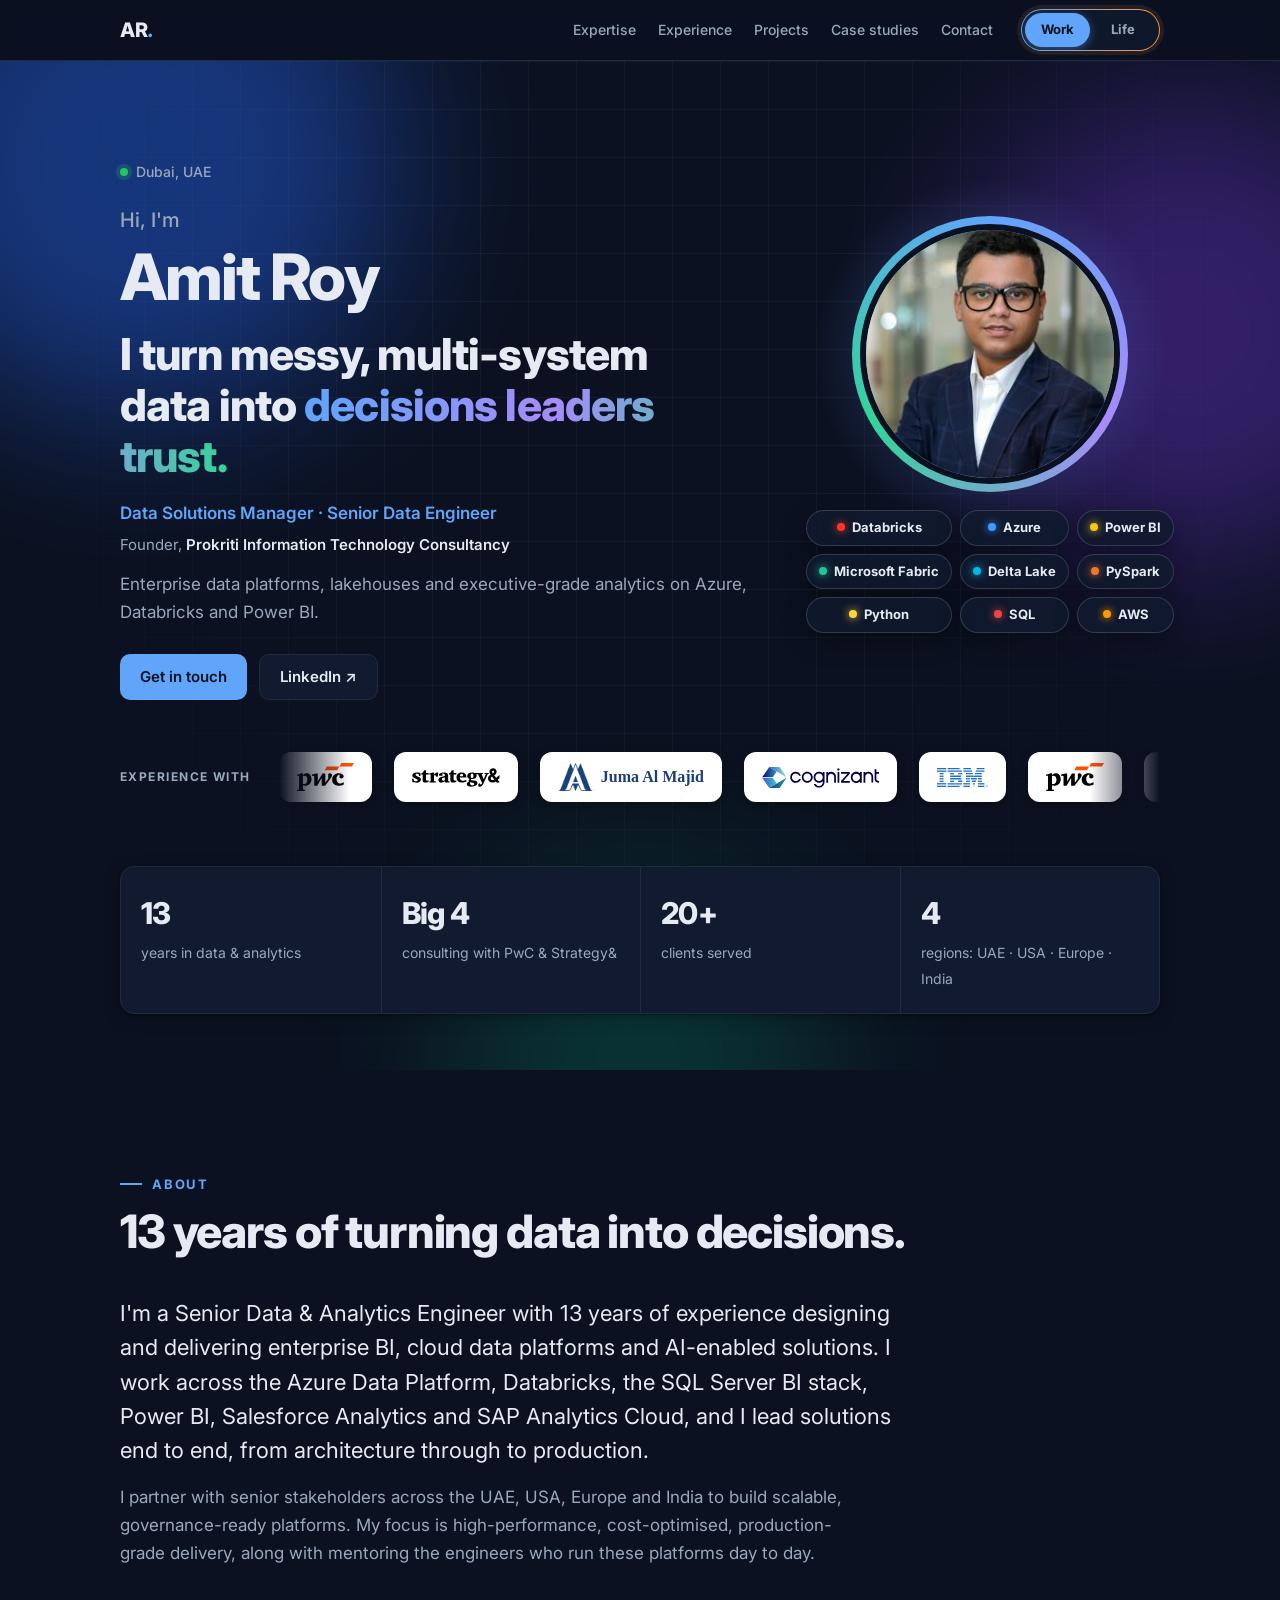
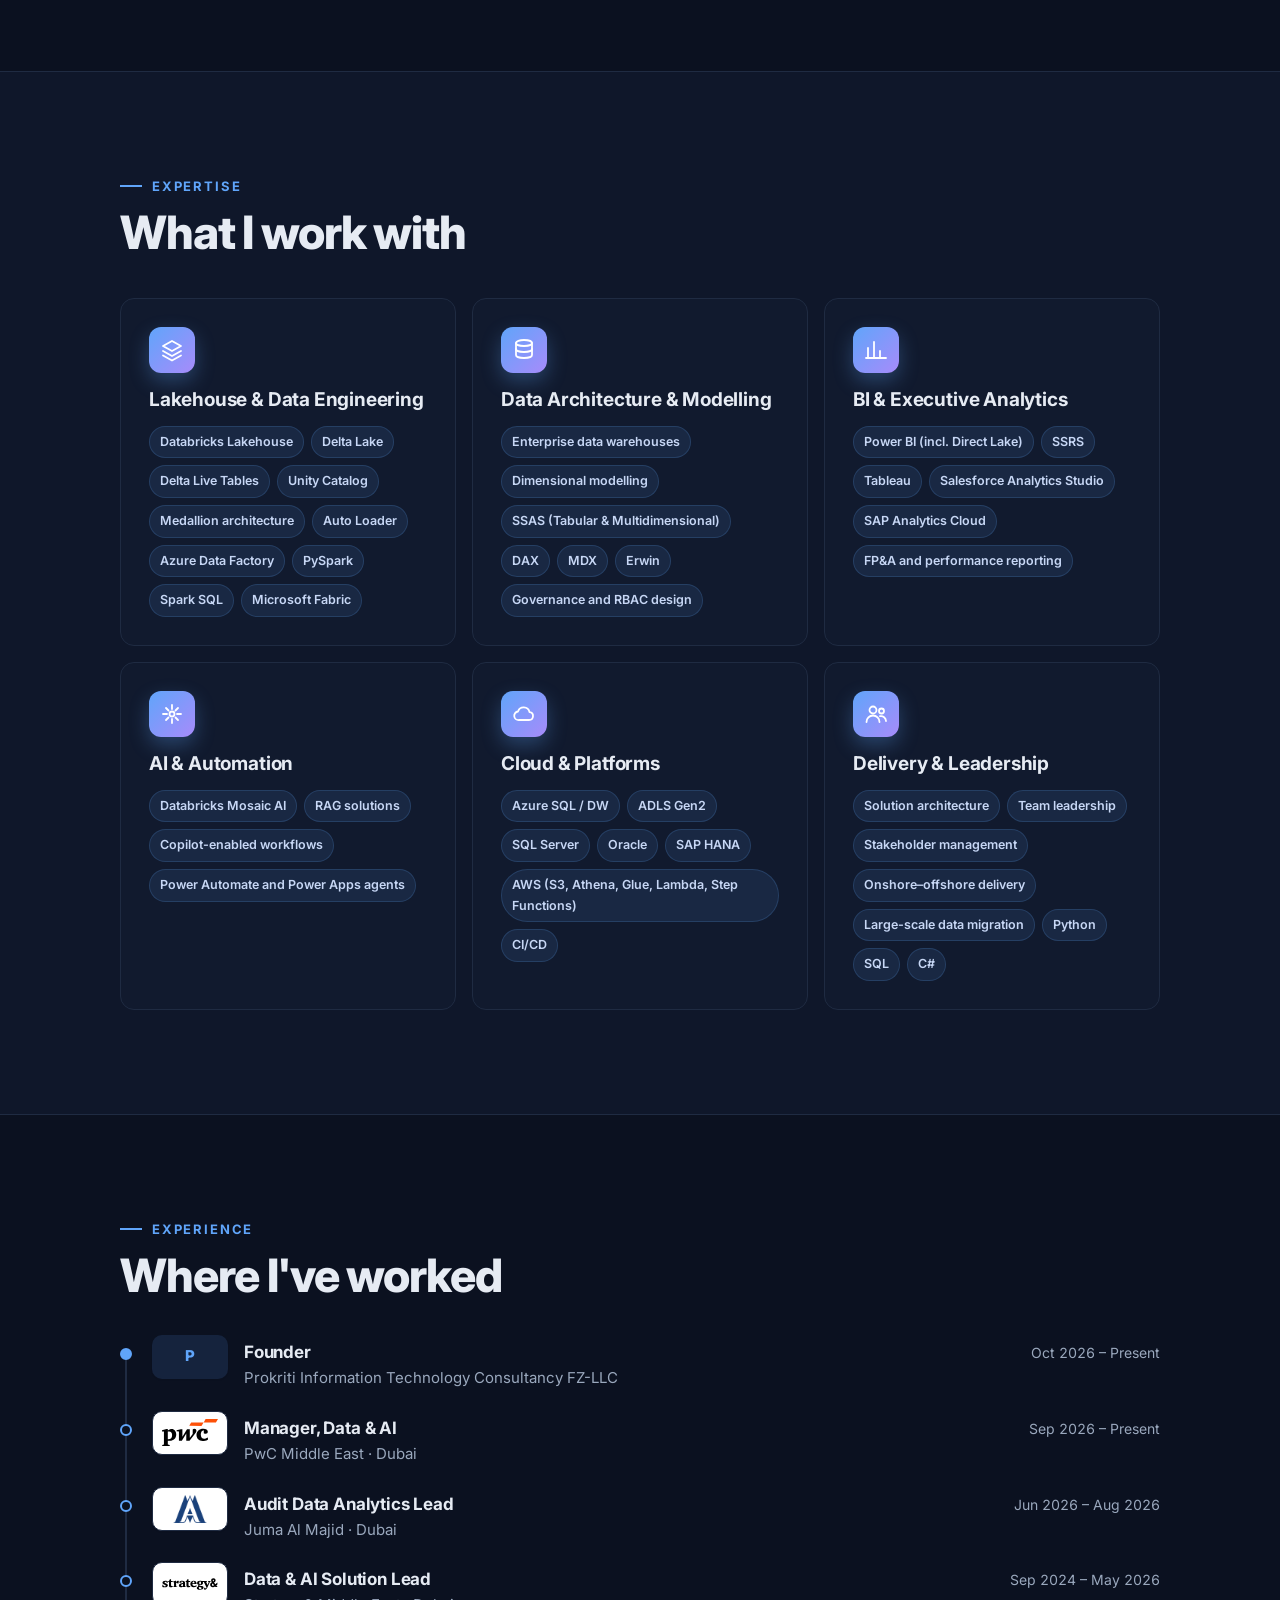
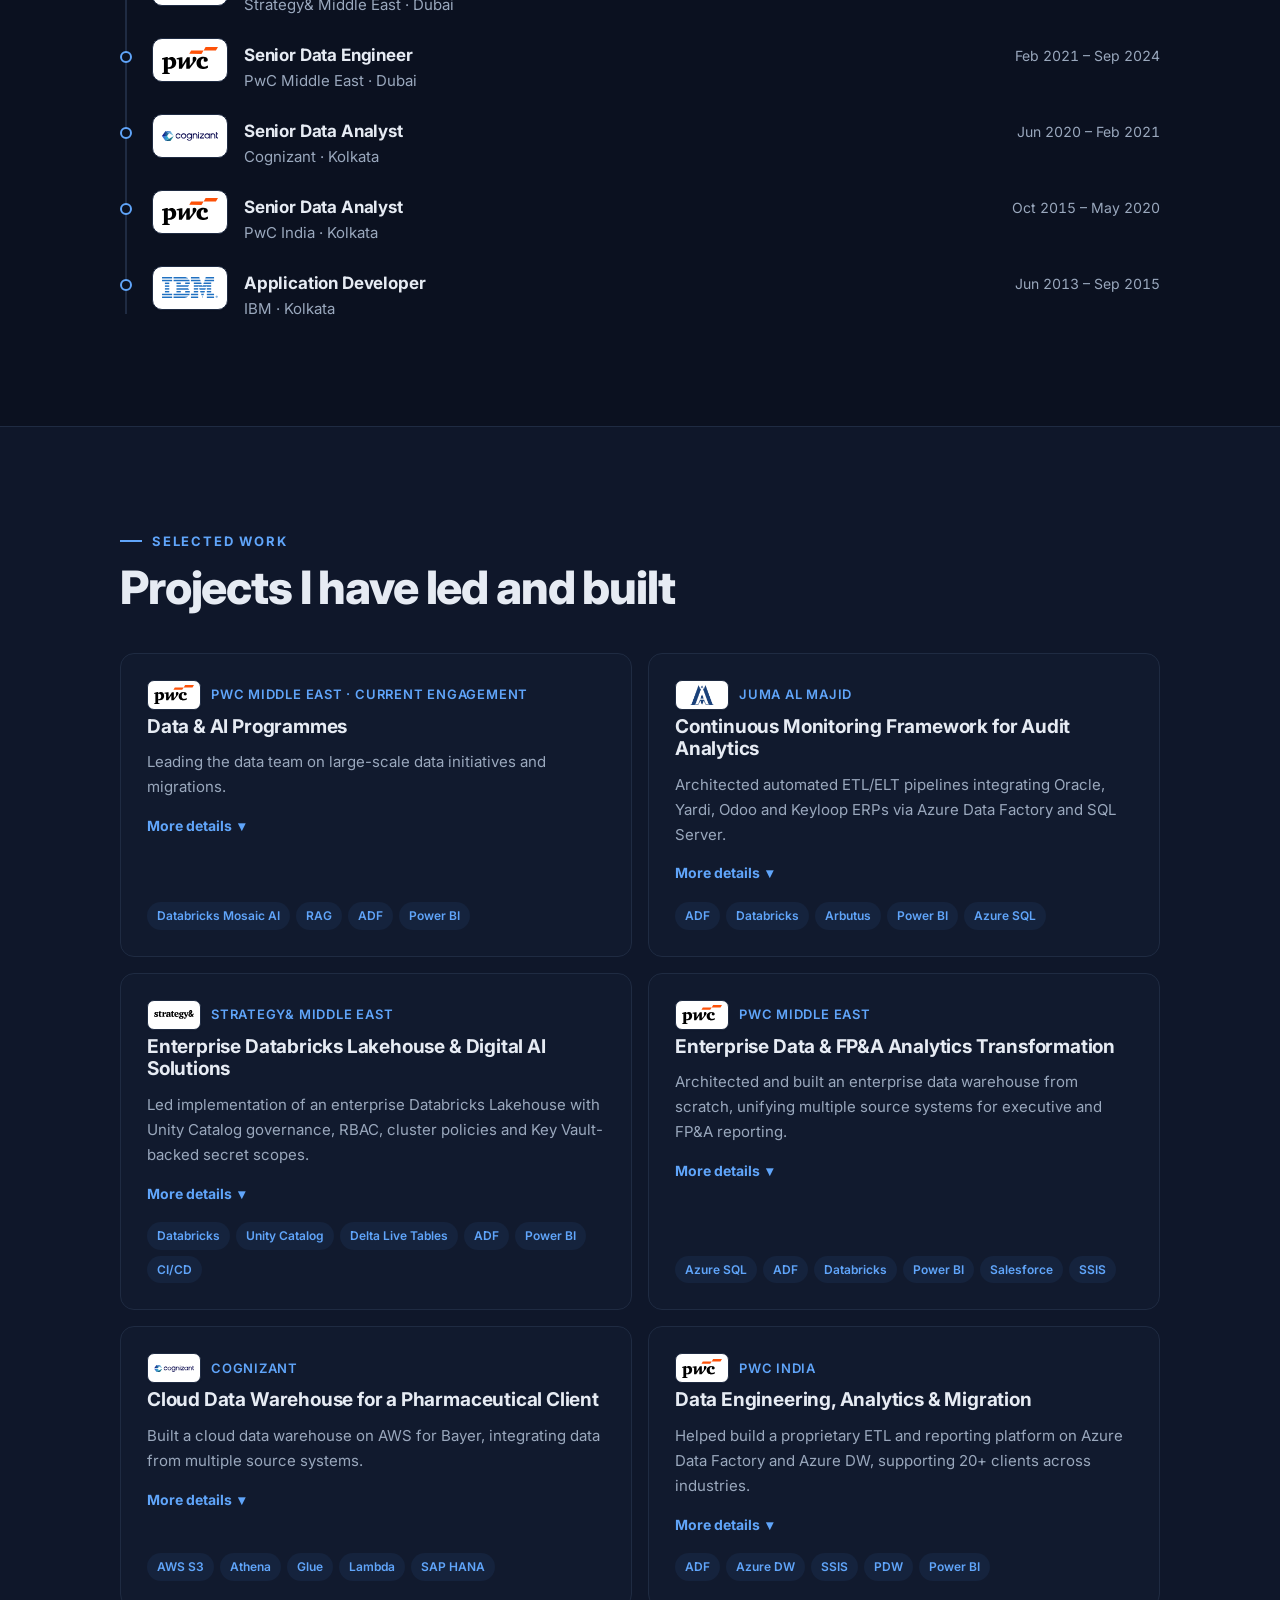
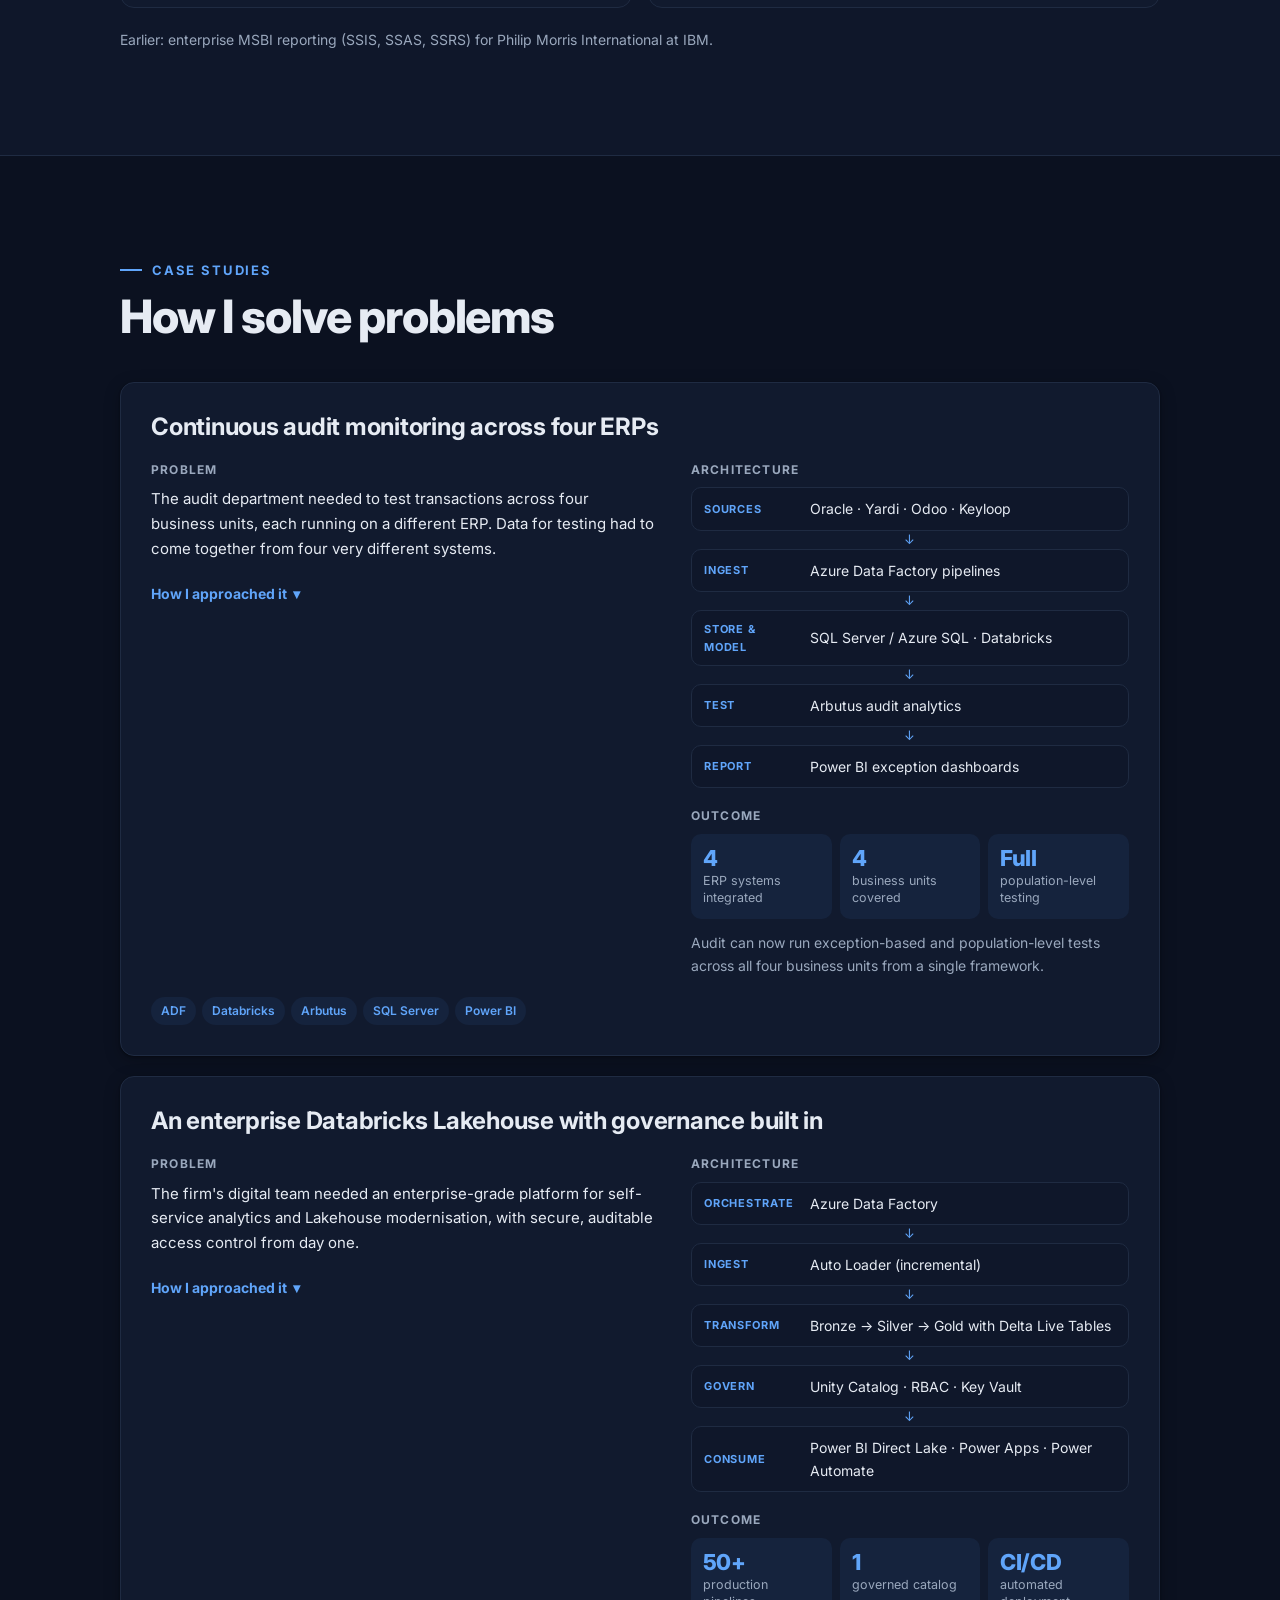
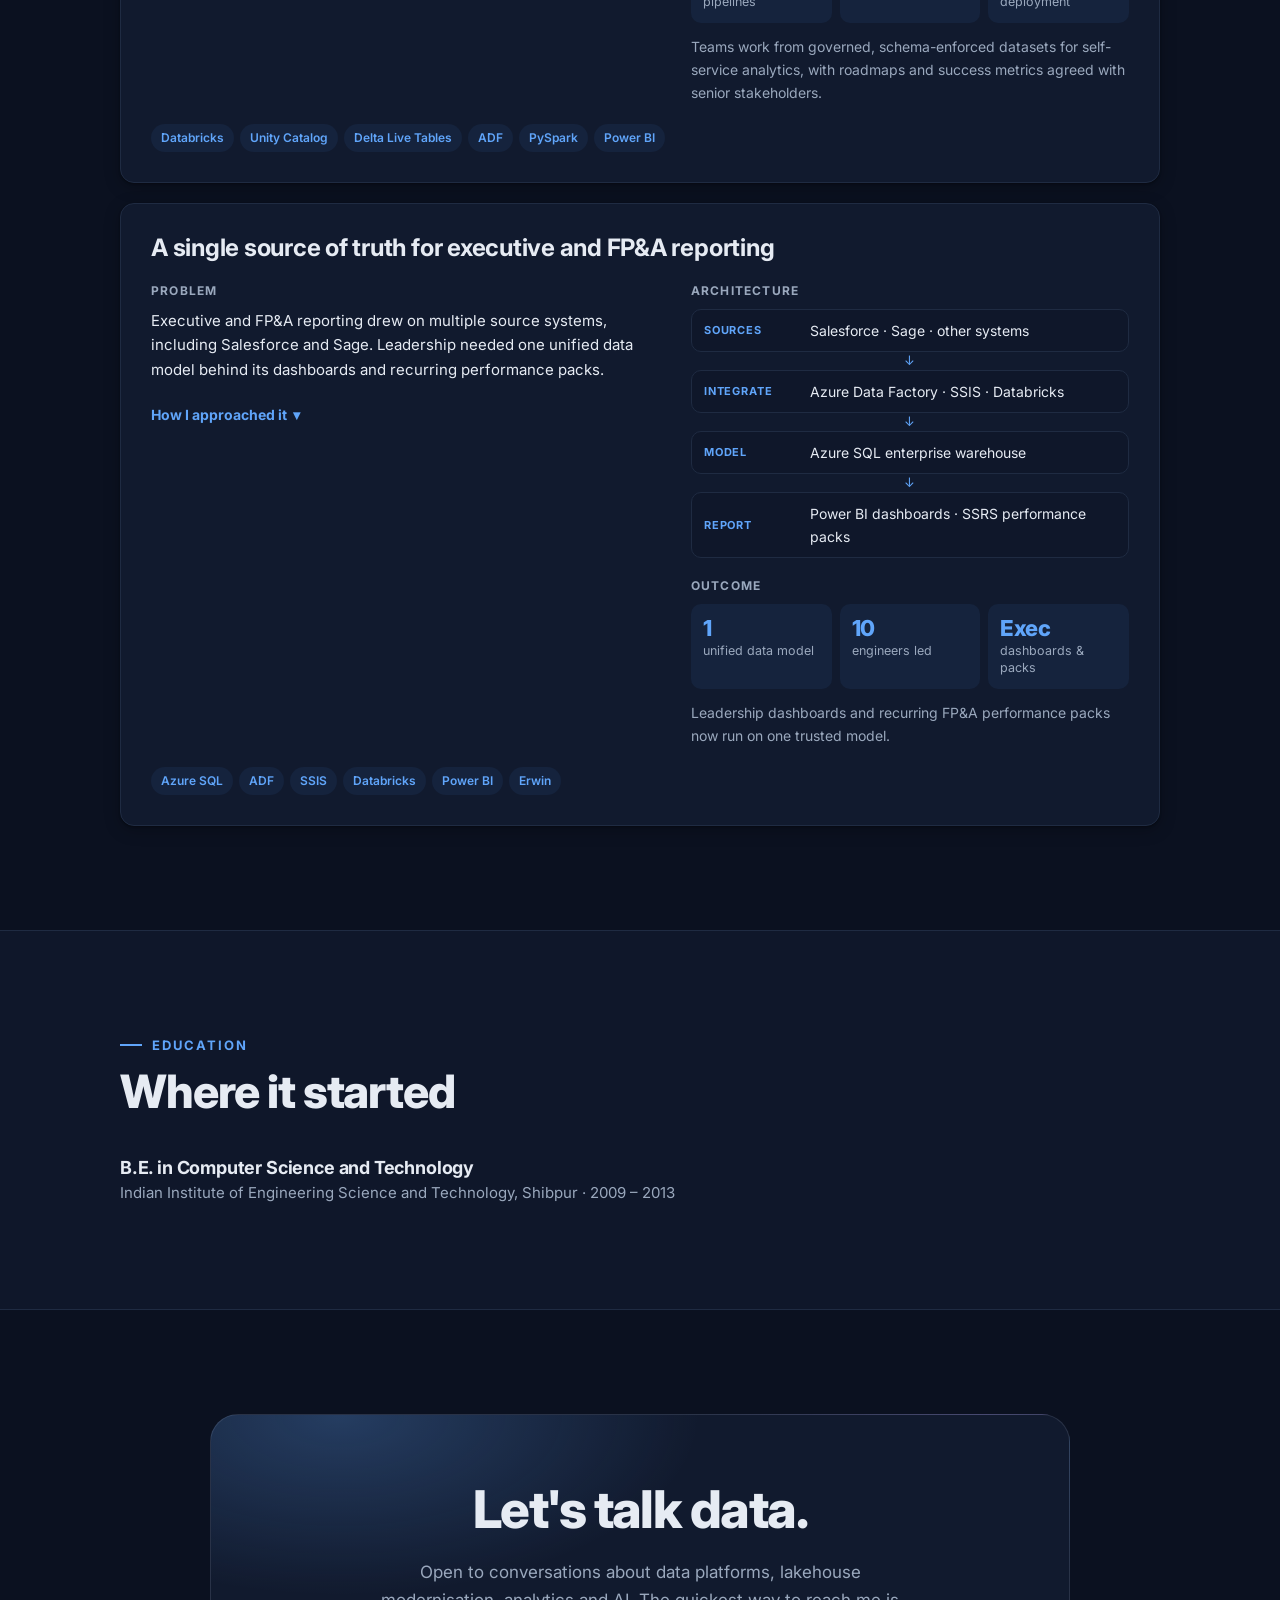
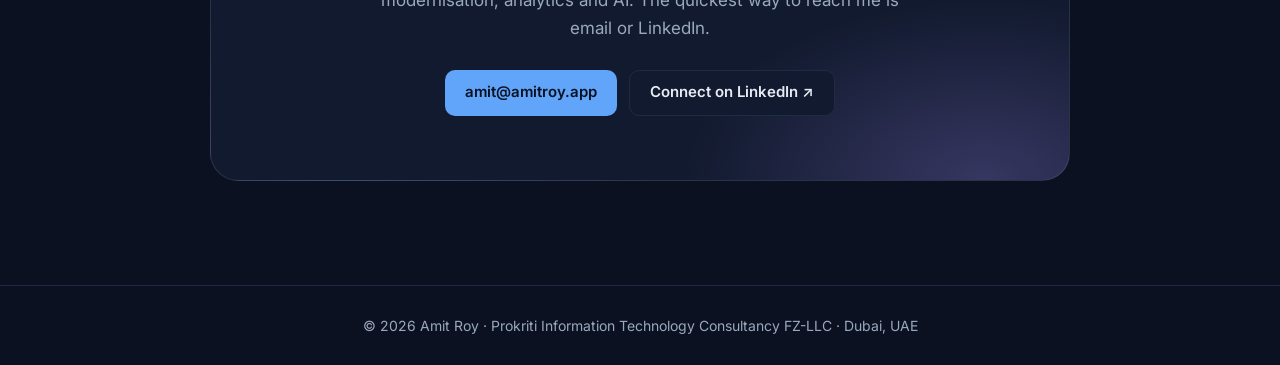
<file: index.html>
<!doctype html>
<html lang="en">
<head>
  <meta charset="utf-8">
  <meta name="viewport" content="width=device-width, initial-scale=1">
  <title>Amit Roy · Data & AI Solutions</title>
  <meta name="description" content="Amit Roy — Data Solutions Manager and Senior Data Engineer in Dubai with 13 years building Azure Databricks lakehouses, enterprise data warehouses, Power BI analytics and AI-enabled solutions.">
  <link rel="canonical" href="https://amitroy.app/">
  <meta property="og:type" content="profile">
  <meta property="og:title" content="Amit Roy · Data & AI Solutions">
  <meta property="og:description" content="13 years designing enterprise data platforms, lakehouses and executive analytics across the UAE, USA, Europe and India.">
  <meta property="og:url" content="https://amitroy.app/">
  <meta property="og:image" content="https://amitroy.app/assets/amit-roy.jpg">
  <meta name="twitter:card" content="summary">
  <meta name="theme-color" content="#0f172a">
  <link rel="icon" href="assets/favicon.svg" type="image/svg+xml">
  <link rel="preconnect" href="https://fonts.googleapis.com">
  <link rel="preconnect" href="https://fonts.gstatic.com" crossorigin>
  <link href="https://fonts.googleapis.com/css2?family=Inter:wght@400;500;600;700;800&display=swap" rel="stylesheet">
  <link rel="stylesheet" href="styles.css">
  <script type="application/ld+json">
  {
    "@context": "https://schema.org",
    "@type": "Person",
    "name": "Amit Roy",
    "jobTitle": "Data Solutions Manager / Senior Data Engineer",
    "url": "https://amitroy.app/",
    "image": "https://amitroy.app/assets/amit-roy.jpg",
    "address": { "@type": "PostalAddress", "addressLocality": "Dubai", "addressCountry": "AE" },
    "alumniOf": "Indian Institute of Engineering Science and Technology, Shibpur",
    "sameAs": ["https://www.linkedin.com/in/amit-roy-08271a39"],
    "worksFor": { "@type": "Organization", "name": "Prokriti Information Technology Consultancy FZ-LLC" },
    "knowsAbout": ["Azure Databricks", "Microsoft Fabric", "Delta Lake", "Unity Catalog", "Azure Data Factory", "PySpark", "Power BI", "Data Architecture", "Data Engineering"]
  }
  </script>
</head>
<body>
  <a class="skip" href="#main">Skip to content</a>

  <header class="nav">
    <div class="wrap nav-inner">
      <a class="brand" href="./" aria-label="Amit Roy, home">AR<span>.</span></a>
      <nav aria-label="Sections">
        <a class="nav-link" href="#expertise">Expertise</a>
        <a class="nav-link" href="#experience">Experience</a>
        <a class="nav-link" href="#projects">Projects</a>
        <a class="nav-link" href="#case-studies">Case studies</a>
        <a class="nav-link" href="#contact">Contact</a>
        <span class="switch" role="group" aria-label="Site section" data-active="work">
          <a class="sw-work" href="./" aria-current="page">Work</a>
          <a class="sw-life" href="life/">Life</a>
        </span>
      </nav>
    </div>
  </header>

  <main id="main">
    <!-- HERO -->
    <section class="hero" id="top">
      <div class="hero-bg" aria-hidden="true"><span class="blob b1"></span><span class="blob b2"></span><span class="blob b3"></span><span class="grid"></span></div>
      <div class="wrap hero-grid">
        <div>
          <p class="eyebrow"><span class="dot" aria-hidden="true"></span> Dubai, UAE</p>
          <p class="hello">Hi, I'm</p>
          <h1>Amit Roy</h1>
          <p class="tagline">I turn messy, multi-system data into <span class="grad">decisions leaders trust.</span></p>
          <p class="role">Data Solutions Manager · Senior Data Engineer</p>
          <p class="company-line">Founder, <strong>Prokriti Information Technology Consultancy</strong></p>
          <p class="lede">Enterprise data platforms, lakehouses and executive-grade analytics on Azure, Databricks and Power BI.</p>
          <div class="cta-row">
            <a class="btn btn-primary" href="#contact">Get in touch</a>
            <a class="btn btn-ghost" href="https://www.linkedin.com/in/amit-roy-08271a39" target="_blank" rel="noopener">LinkedIn ↗</a>
          </div>
        </div>
        <div class="portrait-wrap">
          <div class="portrait">
            <img src="assets/amit-roy.jpg" alt="Portrait of Amit Roy" width="272" height="273">
          </div>
          <div class="orbit" aria-label="Core technologies">
            <span class="float-chip" style="left:-2px;top:19px;--dot:#ff3621;animation-delay:-0.0s">Databricks</span>
            <span class="float-chip" style="left:100px;top:-39px;--dot:#3b9cff;animation-delay:-0.7s">Azure</span>
            <span class="float-chip" style="left:216px;top:-19px;--dot:#f2c811;animation-delay:-1.4s">Power BI</span>
            <span class="float-chip" style="left:292px;top:71px;--dot:#22c49a;animation-delay:-2.1s">Microsoft Fabric</span>
            <span class="float-chip" style="left:292px;top:189px;--dot:#00b8e0;animation-delay:-2.8s">Delta Lake</span>
            <span class="float-chip" style="left:216px;top:279px;--dot:#f0782c;animation-delay:-3.5s">PySpark</span>
            <span class="float-chip" style="left:100px;top:299px;--dot:#ffd43b;animation-delay:-4.2s">Python</span>
            <span class="float-chip" style="left:-2px;top:241px;--dot:#ef4444;animation-delay:-4.9s">SQL</span>
            <span class="float-chip" style="left:-42px;top:130px;--dot:#ff9900;animation-delay:-5.6s">AWS</span>
          </div>
        </div>
      </div>

      <div class="wrap">
        <div class="logo-strip">
          <p class="ls-label">Experience with</p>
          <div class="marquee">
            <div class="marquee-track">
              <ul class="ls-row">
            <li class="ls-pwc"><img src="assets/logos/pwc.svg" alt="PwC"></li>
            <li class="ls-sand"><img src="assets/logos/strategyand.svg" alt="Strategy&amp;"></li>
            <li class="ls-jam"><img src="assets/logos/juma-al-majid.png" alt=""><span>Juma Al Majid</span></li>
            <li class="ls-cog"><img src="assets/logos/cognizant.svg" alt="Cognizant"></li>
            <li class="ls-ibm"><img src="assets/logos/ibm.svg" alt="IBM"></li>
              </ul>
              <ul class="ls-row" aria-hidden="true">
            <li class="ls-pwc"><img src="assets/logos/pwc.svg" alt=""></li>
            <li class="ls-sand"><img src="assets/logos/strategyand.svg" alt=""></li>
            <li class="ls-jam"><img src="assets/logos/juma-al-majid.png" alt=""><span>Juma Al Majid</span></li>
            <li class="ls-cog"><img src="assets/logos/cognizant.svg" alt=""></li>
            <li class="ls-ibm"><img src="assets/logos/ibm.svg" alt=""></li>
              </ul>
            </div>
          </div>
        </div>
      </div>

      <div class="wrap">
        <ul class="stats" aria-label="Highlights">
          <li><strong data-count="13">13</strong><span>years in data &amp; analytics</span></li>
          <li><strong>Big 4</strong><span>consulting with PwC &amp; Strategy&amp;</span></li>
          <li><strong data-count="20" data-suffix="+">20+</strong><span>clients served</span></li>
          <li><strong data-count="4">4</strong><span>regions: UAE · USA · Europe · India</span></li>
        </ul>
      </div>
    </section>

    <!-- ABOUT -->
    <section class="section" id="about">
      <div class="wrap two-col">
        <header class="sec-head"><p class="kicker">About</p><h2>13 years of turning data into decisions.</h2></header>
        <div class="prose">
          <p>I'm a Senior Data &amp; Analytics Engineer with 13 years of experience designing and delivering enterprise BI, cloud data platforms and AI-enabled solutions. I work across the Azure Data Platform, Databricks, the SQL Server BI stack, Power BI, Salesforce Analytics and SAP Analytics Cloud, and I lead solutions end to end, from architecture through to production.</p>
          <p>I partner with senior stakeholders across the UAE, USA, Europe and India to build scalable, governance-ready platforms. My focus is high-performance, cost-optimised, production-grade delivery, along with mentoring the engineers who run these platforms day to day.</p>
        </div>
      </div>
    </section>

    <!-- EXPERTISE -->
    <section class="section alt" id="expertise">
      <div class="wrap">
        <header class="sec-head"><p class="kicker">Expertise</p><h2>What I work with</h2></header>
        <div class="cards">
          <article class="card">
            <span class="card-icon" aria-hidden="true"><svg viewBox="0 0 24 24" fill="none" stroke="currentColor" stroke-width="1.8" stroke-linecap="round" stroke-linejoin="round"><path d="M12 3 3 8l9 5 9-5-9-5Z"/><path d="m3 13 9 5 9-5"/><path d="m3 17.5 9 5 9-5"/></svg></span>
            <h3>Lakehouse &amp; Data Engineering</h3>
            <p class="chips"><span>Databricks Lakehouse</span><span>Delta Lake</span><span>Delta Live Tables</span><span>Unity Catalog</span><span>Medallion architecture</span><span>Auto Loader</span><span>Azure Data Factory</span><span>PySpark</span><span>Spark SQL</span><span>Microsoft Fabric</span></p>
          </article>
          <article class="card">
            <span class="card-icon" aria-hidden="true"><svg viewBox="0 0 24 24" fill="none" stroke="currentColor" stroke-width="1.8" stroke-linecap="round" stroke-linejoin="round"><ellipse cx="12" cy="5" rx="8" ry="3"/><path d="M4 5v6c0 1.7 3.6 3 8 3s8-1.3 8-3V5"/><path d="M4 11v6c0 1.7 3.6 3 8 3s8-1.3 8-3v-6"/></svg></span>
            <h3>Data Architecture &amp; Modelling</h3>
            <p class="chips"><span>Enterprise data warehouses</span><span>Dimensional modelling</span><span>SSAS (Tabular &amp; Multidimensional)</span><span>DAX</span><span>MDX</span><span>Erwin</span><span>Governance and RBAC design</span></p>
          </article>
          <article class="card">
            <span class="card-icon" aria-hidden="true"><svg viewBox="0 0 24 24" fill="none" stroke="currentColor" stroke-width="1.8" stroke-linecap="round" stroke-linejoin="round"><path d="M4 20V10"/><path d="M10 20V4"/><path d="M16 20v-7"/><path d="M22 20H2"/></svg></span>
            <h3>BI &amp; Executive Analytics</h3>
            <p class="chips"><span>Power BI (incl. Direct Lake)</span><span>SSRS</span><span>Tableau</span><span>Salesforce Analytics Studio</span><span>SAP Analytics Cloud</span><span>FP&amp;A and performance reporting</span></p>
          </article>
          <article class="card">
            <span class="card-icon" aria-hidden="true"><svg viewBox="0 0 24 24" fill="none" stroke="currentColor" stroke-width="1.8" stroke-linecap="round" stroke-linejoin="round"><path d="M12 3v4M12 17v4M3 12h4M17 12h4"/><path d="m6 6 2.5 2.5M15.5 15.5 18 18M18 6l-2.5 2.5M8.5 15.5 6 18"/><circle cx="12" cy="12" r="2.5"/></svg></span>
            <h3>AI &amp; Automation</h3>
            <p class="chips"><span>Databricks Mosaic AI</span><span>RAG solutions</span><span>Copilot-enabled workflows</span><span>Power Automate and Power Apps agents</span></p>
          </article>
          <article class="card">
            <span class="card-icon" aria-hidden="true"><svg viewBox="0 0 24 24" fill="none" stroke="currentColor" stroke-width="1.8" stroke-linecap="round" stroke-linejoin="round"><path d="M7 18h10a4 4 0 0 0 .5-7.97A6 6 0 0 0 6 9.5 4.25 4.25 0 0 0 7 18Z"/></svg></span>
            <h3>Cloud &amp; Platforms</h3>
            <p class="chips"><span>Azure SQL / DW</span><span>ADLS Gen2</span><span>SQL Server</span><span>Oracle</span><span>SAP HANA</span><span>AWS (S3, Athena, Glue, Lambda, Step Functions)</span><span>CI/CD</span></p>
          </article>
          <article class="card">
            <span class="card-icon" aria-hidden="true"><svg viewBox="0 0 24 24" fill="none" stroke="currentColor" stroke-width="1.8" stroke-linecap="round" stroke-linejoin="round"><circle cx="9" cy="8" r="3.5"/><path d="M2.5 20a6.5 6.5 0 0 1 13 0"/><circle cx="17.5" cy="9" r="2.5"/><path d="M16 14.2a5 5 0 0 1 6 4.8"/></svg></span>
            <h3>Delivery &amp; Leadership</h3>
            <p class="chips"><span>Solution architecture</span><span>Team leadership</span><span>Stakeholder management</span><span>Onshore–offshore delivery</span><span>Large-scale data migration</span><span>Python</span><span>SQL</span><span>C#</span></p>
          </article>
        </div>
      </div>
    </section>

    <!-- EXPERIENCE -->
    <section class="section" id="experience">
      <div class="wrap two-col">
        <header class="sec-head"><p class="kicker">Experience</p><h2>Where I've worked</h2></header>
        <ol class="timeline">
          <li class="has-logo">
            <span class="logo-tile mono" role="img" aria-label="Prokriti Information Technology Consultancy">P</span>
            <div class="t-body">
            <div class="t-head"><h3>Founder</h3><span class="t-date">Oct 2026 – Present</span></div>
            <p class="t-org">Prokriti Information Technology Consultancy FZ-LLC</p>
            </div>
          </li>
          <li class="has-logo">
            <span class="logo-tile"><img src="assets/logos/pwc.svg" alt="PwC logo" loading="lazy"></span>
            <div class="t-body">
            <div class="t-head"><h3>Manager, Data &amp; AI</h3><span class="t-date">Sep 2026 – Present</span></div>
            <p class="t-org">PwC Middle East · Dubai</p>
            </div>
          </li>
          <li class="has-logo">
            <span class="logo-tile"><img src="assets/logos/juma-al-majid.png" alt="Juma Al Majid logo" loading="lazy"></span>
            <div class="t-body">
            <div class="t-head"><h3>Audit Data Analytics Lead</h3><span class="t-date">Jun 2026 – Aug 2026</span></div>
            <p class="t-org">Juma Al Majid · Dubai</p>
            </div>
          </li>
          <li class="has-logo">
            <span class="logo-tile"><img src="assets/logos/strategyand.svg" alt="Strategy&amp; logo" loading="lazy"></span>
            <div class="t-body">
            <div class="t-head"><h3>Data &amp; AI Solution Lead</h3><span class="t-date">Sep 2024 – May 2026</span></div>
            <p class="t-org">Strategy&amp; Middle East · Dubai</p>
            </div>
          </li>
          <li class="has-logo">
            <span class="logo-tile"><img src="assets/logos/pwc.svg" alt="PwC logo" loading="lazy"></span>
            <div class="t-body">
            <div class="t-head"><h3>Senior Data Engineer</h3><span class="t-date">Feb 2021 – Sep 2024</span></div>
            <p class="t-org">PwC Middle East · Dubai</p>
            </div>
          </li>
          <li class="has-logo">
            <span class="logo-tile"><img src="assets/logos/cognizant.svg" alt="Cognizant logo" loading="lazy"></span>
            <div class="t-body">
            <div class="t-head"><h3>Senior Data Analyst</h3><span class="t-date">Jun 2020 – Feb 2021</span></div>
            <p class="t-org">Cognizant · Kolkata</p>
            </div>
          </li>
          <li class="has-logo">
            <span class="logo-tile"><img src="assets/logos/pwc.svg" alt="PwC logo" loading="lazy"></span>
            <div class="t-body">
            <div class="t-head"><h3>Senior Data Analyst</h3><span class="t-date">Oct 2015 – May 2020</span></div>
            <p class="t-org">PwC India · Kolkata</p>
            </div>
          </li>
          <li class="has-logo">
            <span class="logo-tile"><img src="assets/logos/ibm.svg" alt="IBM logo" loading="lazy"></span>
            <div class="t-body">
            <div class="t-head"><h3>Application Developer</h3><span class="t-date">Jun 2013 – Sep 2015</span></div>
            <p class="t-org">IBM · Kolkata</p>
            </div>
          </li>
        </ol>
      </div>
    </section>

    <!-- PROJECTS -->
    <section class="section alt" id="projects">
      <div class="wrap">
        <header class="sec-head"><p class="kicker">Selected work</p><h2>Projects I have led and built</h2></header>
        <div class="projects">
          <article class="project">
            <p class="p-org"><span class="logo-tile sm"><img src="assets/logos/pwc.svg" alt="PwC logo" loading="lazy"></span><span>PwC Middle East · Current engagement</span></p>
            <h3>Data &amp; AI Programmes</h3>
            <p class="p-summary">Leading the data team on large-scale data initiatives and migrations.</p>
            <details class="more"><summary>More details</summary>
              <ul>
                <li>Defining data requirements and delivery roadmaps with business and technical stakeholders.</li>
                <li>Supporting enterprise data warehousing, reporting, data quality and RAG-based AI solutions.</li>
              </ul>
            </details>
            <p class="tags"><span>Databricks Mosaic AI</span><span>RAG</span><span>ADF</span><span>Power BI</span></p>
          </article>

          <article class="project">
            <p class="p-org"><span class="logo-tile sm"><img src="assets/logos/juma-al-majid.png" alt="Juma Al Majid logo" loading="lazy"></span><span>Juma Al Majid</span></p>
            <h3>Continuous Monitoring Framework for Audit Analytics</h3>
            <p class="p-summary">Architected automated ETL/ELT pipelines integrating Oracle, Yardi, Odoo and Keyloop ERPs via Azure Data Factory and SQL Server.</p>
            <details class="more"><summary>More details</summary>
              <ul>
                <li>Enabled exception-based and population-level audit testing across four business units: Commercial, Real Estate, C&amp;S and Oman.</li>
                <li>Ran cost analysis to keep the solution scalable and cost-effective.</li>
              </ul>
            </details>
            <p class="tags"><span>ADF</span><span>Databricks</span><span>Arbutus</span><span>Power BI</span><span>Azure SQL</span></p>
          </article>

          <article class="project">
            <p class="p-org"><span class="logo-tile sm"><img src="assets/logos/strategyand.svg" alt="Strategy&amp; logo" loading="lazy"></span><span>Strategy&amp; Middle East</span></p>
            <h3>Enterprise Databricks Lakehouse &amp; Digital AI Solutions</h3>
            <p class="p-summary">Led implementation of an enterprise Databricks Lakehouse with Unity Catalog governance, RBAC, cluster policies and Key Vault-backed secret scopes.</p>
            <details class="more"><summary>More details</summary>
              <ul>
                <li>Built 50+ production pipelines orchestrated by Azure Data Factory with PySpark notebooks and Delta Live Tables.</li>
                <li>Owned end-to-end architecture: data modelling, workspace design, integration patterns, reporting and CI/CD deployment.</li>
                <li>Extended the platform with Power BI Direct Lake, Power Automate and Power Apps agents; coached engineers on Lakehouse best practices.</li>
              </ul>
            </details>
            <p class="tags"><span>Databricks</span><span>Unity Catalog</span><span>Delta Live Tables</span><span>ADF</span><span>Power BI</span><span>CI/CD</span></p>
          </article>

          <article class="project">
            <p class="p-org"><span class="logo-tile sm"><img src="assets/logos/pwc.svg" alt="PwC logo" loading="lazy"></span><span>PwC Middle East</span></p>
            <h3>Enterprise Data &amp; FP&amp;A Analytics Transformation</h3>
            <p class="p-summary">Architected and built an enterprise data warehouse from scratch, unifying multiple source systems for executive and FP&amp;A reporting.</p>
            <details class="more"><summary>More details</summary>
              <ul>
                <li>Led a 10-member ETL team delivering production-grade datasets behind leadership dashboards.</li>
                <li>Owned the FP&amp;A analytics platform used for executive reporting and recurring performance packs.</li>
              </ul>
            </details>
            <p class="tags"><span>Azure SQL</span><span>ADF</span><span>Databricks</span><span>Power BI</span><span>Salesforce</span><span>SSIS</span></p>
          </article>

          <article class="project">
            <p class="p-org"><span class="logo-tile sm"><img src="assets/logos/cognizant.svg" alt="Cognizant logo" loading="lazy"></span><span>Cognizant</span></p>
            <h3>Cloud Data Warehouse for a Pharmaceutical Client</h3>
            <p class="p-summary">Built a cloud data warehouse on AWS for Bayer, integrating data from multiple source systems.</p>
            <details class="more"><summary>More details</summary>
              <ul>
                <li>Optimised Athena SQL and orchestrated workflows with Step Functions; automated S3 file generation with Lambda and YAML config.</li>
                <li>Loaded curated customer datasets into SAP HANA for enterprise reporting.</li>
              </ul>
            </details>
            <p class="tags"><span>AWS S3</span><span>Athena</span><span>Glue</span><span>Lambda</span><span>SAP HANA</span></p>
          </article>

          <article class="project">
            <p class="p-org"><span class="logo-tile sm"><img src="assets/logos/pwc.svg" alt="PwC logo" loading="lazy"></span><span>PwC India</span></p>
            <h3>Data Engineering, Analytics &amp; Migration</h3>
            <p class="p-summary">Helped build a proprietary ETL and reporting platform on Azure Data Factory and Azure DW, supporting 20+ clients across industries.</p>
            <details class="more"><summary>More details</summary>
              <ul>
                <li>Designed a generalised SSIS framework for an indirect-tax analytics platform covering GST, corporate tax and transfer pricing.</li>
                <li>SSIS and PDW consultant for Dubai's Road and Transport Authority, delivering KPI-driven BI reporting; supported pharma data migration (Lonza).</li>
              </ul>
            </details>
            <p class="tags"><span>ADF</span><span>Azure DW</span><span>SSIS</span><span>PDW</span><span>Power BI</span></p>
          </article>

        </div>
        <p class="footnote">Earlier: enterprise MSBI reporting (SSIS, SSAS, SSRS) for Philip Morris International at IBM.</p>
      </div>
    </section>

    <!-- CASE STUDIES -->
    <section class="section" id="case-studies">
      <div class="wrap">
        <header class="sec-head"><p class="kicker">Case studies</p><h2>How I solve problems</h2></header>
        <div class="cases">

          <!-- CASE 1 -->
          <article class="case">
            <header class="case-head">
              <h3>Continuous audit monitoring across four ERPs</h3>
            </header>
            <div class="case-grid">
              <div>
                <h4>Problem</h4>
                <p>The audit department needed to test transactions across four business units, each running on a different ERP. Data for testing had to come together from four very different systems.</p>
                <details class="more"><summary>How I approached it</summary>
                <ul>
                  <li>Architected a continuous monitoring framework with automated ETL/ELT pipelines in Azure Data Factory and SQL Server.</li>
                  <li>Integrated Oracle, Yardi, Odoo and Keyloop data for audit analytics in Databricks and Arbutus.</li>
                  <li>Ran a cost analysis so the solution stays scalable and cost-effective.</li>
                </ul>
                </details>
              </div>
              <div>
                <h4>Architecture</h4>
                <ol class="flow">
                  <li><span>Sources</span>Oracle · Yardi · Odoo · Keyloop</li>
                  <li><span>Ingest</span>Azure Data Factory pipelines</li>
                  <li><span>Store &amp; model</span>SQL Server / Azure SQL · Databricks</li>
                  <li><span>Test</span>Arbutus audit analytics</li>
                  <li><span>Report</span>Power BI exception dashboards</li>
                </ol>
                <h4>Outcome</h4>
                <ul class="outcomes">
                  <li><strong>4</strong><span>ERP systems integrated</span></li>
                  <li><strong>4</strong><span>business units covered</span></li>
                  <li><strong>Full</strong><span>population-level testing</span></li>
                </ul>
                <p class="outcome-note">Audit can now run exception-based and population-level tests across all four business units from a single framework.</p>
              </div>
            </div>
            <p class="tags"><span>ADF</span><span>Databricks</span><span>Arbutus</span><span>SQL Server</span><span>Power BI</span></p>
          </article>

          <!-- CASE 2 -->
          <article class="case">
            <header class="case-head">
              <h3>An enterprise Databricks Lakehouse with governance built in</h3>
            </header>
            <div class="case-grid">
              <div>
                <h4>Problem</h4>
                <p>The firm's digital team needed an enterprise-grade platform for self-service analytics and Lakehouse modernisation, with secure, auditable access control from day one.</p>
                <details class="more"><summary>How I approached it</summary>
                <ul>
                  <li>Owned the end-to-end architecture: data modelling, workspace design, integration patterns, reporting and CI/CD deployment.</li>
                  <li>Set up Unity Catalog for governance, with RBAC, cluster policies and Key Vault-backed secret scopes.</li>
                  <li>Built a medallion architecture using Auto Loader and Delta Live Tables, orchestrated by Azure Data Factory.</li>
                  <li>Extended the platform with Power BI Direct Lake, Power Apps and Power Automate, and coached engineers on reusable Lakehouse patterns.</li>
                </ul>
                </details>
              </div>
              <div>
                <h4>Architecture</h4>
                <ol class="flow">
                  <li><span>Orchestrate</span>Azure Data Factory</li>
                  <li><span>Ingest</span>Auto Loader (incremental)</li>
                  <li><span>Transform</span>Bronze → Silver → Gold with Delta Live Tables</li>
                  <li><span>Govern</span>Unity Catalog · RBAC · Key Vault</li>
                  <li><span>Consume</span>Power BI Direct Lake · Power Apps · Power Automate</li>
                </ol>
                <h4>Outcome</h4>
                <ul class="outcomes">
                  <li><strong>50+</strong><span>production pipelines</span></li>
                  <li><strong>1</strong><span>governed catalog</span></li>
                  <li><strong>CI/CD</strong><span>automated deployment</span></li>
                </ul>
                <p class="outcome-note">Teams work from governed, schema-enforced datasets for self-service analytics, with roadmaps and success metrics agreed with senior stakeholders.</p>
              </div>
            </div>
            <p class="tags"><span>Databricks</span><span>Unity Catalog</span><span>Delta Live Tables</span><span>ADF</span><span>PySpark</span><span>Power BI</span></p>
          </article>

          <!-- CASE 3 -->
          <article class="case">
            <header class="case-head">
              <h3>A single source of truth for executive and FP&amp;A reporting</h3>
            </header>
            <div class="case-grid">
              <div>
                <h4>Problem</h4>
                <p>Executive and FP&amp;A reporting drew on multiple source systems, including Salesforce and Sage. Leadership needed one unified data model behind its dashboards and recurring performance packs.</p>
                <details class="more"><summary>How I approached it</summary>
                <ul>
                  <li>Designed and built an enterprise data warehouse from scratch, with a unified dimensional model (Erwin).</li>
                  <li>Led a 10-member ETL team delivering production-grade datasets with Azure Data Factory, SSIS and Databricks.</li>
                  <li>Translated business requirements into enterprise dashboards, reporting frameworks and governance-ready analytics layers.</li>
                </ul>
                </details>
              </div>
              <div>
                <h4>Architecture</h4>
                <ol class="flow">
                  <li><span>Sources</span>Salesforce · Sage · other systems</li>
                  <li><span>Integrate</span>Azure Data Factory · SSIS · Databricks</li>
                  <li><span>Model</span>Azure SQL enterprise warehouse</li>
                  <li><span>Report</span>Power BI dashboards · SSRS performance packs</li>
                </ol>
                <h4>Outcome</h4>
                <ul class="outcomes">
                  <li><strong>1</strong><span>unified data model</span></li>
                  <li><strong>10</strong><span>engineers led</span></li>
                  <li><strong>Exec</strong><span>dashboards &amp; packs</span></li>
                </ul>
                <p class="outcome-note">Leadership dashboards and recurring FP&amp;A performance packs now run on one trusted model.</p>
              </div>
            </div>
            <p class="tags"><span>Azure SQL</span><span>ADF</span><span>SSIS</span><span>Databricks</span><span>Power BI</span><span>Erwin</span></p>
          </article>

        </div>
      </div>
    </section>

    <!-- EDUCATION -->
    <section class="section alt" id="education">
      <div class="wrap two-col">
        <header class="sec-head"><p class="kicker">Education</p><h2>Where it started</h2></header>
        <div>
          <h3 class="edu-title">B.E. in Computer Science and Technology</h3>
          <p class="t-org">Indian Institute of Engineering Science and Technology, Shibpur · 2009 – 2013</p>
        </div>
      </div>
    </section>

    <!-- CONTACT -->
    <section class="section contact" id="contact">
      <div class="wrap"><div class="contact-card">
        <h2>Let's talk data.</h2>
        <p>Open to conversations about data platforms, lakehouse modernisation, analytics and AI. The quickest way to reach me is email or LinkedIn.</p>
        <div class="cta-row center">
          <a class="btn btn-primary" href="mailto:amit@amitroy.app">amit@amitroy.app</a>
          <a class="btn btn-ghost" href="https://www.linkedin.com/in/amit-roy-08271a39" target="_blank" rel="noopener">Connect on LinkedIn ↗</a>
        </div>
      </div></div>
    </section>
  </main>

  <footer class="footer">
    <div class="wrap">© <span id="yr">2026</span> Amit Roy · Prokriti Information Technology Consultancy FZ-LLC · Dubai, UAE</div>
  </footer>

  <script>document.getElementById('yr').textContent = new Date().getFullYear();</script>
  <script>
    (function () {
      var reduce = window.matchMedia && window.matchMedia('(prefers-reduced-motion: reduce)').matches;
      var els = document.querySelectorAll('.sec-head, .prose, .card, .timeline > li, .project, .case, .contact-card, .stats');
      if (reduce || !('IntersectionObserver' in window)) return;
      els.forEach(function (el) { el.classList.add('reveal'); });
      var io = new IntersectionObserver(function (entries) {
        entries.forEach(function (e) {
          if (!e.isIntersecting) return;
          e.target.classList.add('in');
          io.unobserve(e.target);
          e.target.querySelectorAll && e.target.querySelectorAll('[data-count]').forEach(countUp);
        });
      }, { threshold: 0.12 });
      els.forEach(function (el) { io.observe(el); });
      function countUp(el) {
        var end = +el.dataset.count, suffix = el.dataset.suffix || '', t0 = null;
        function step(t) { if (!t0) t0 = t; var k = Math.min((t - t0) / 1200, 1);
          el.textContent = Math.round(end * (1 - Math.pow(1 - k, 3))) + suffix; if (k < 1) requestAnimationFrame(step); }
        requestAnimationFrame(step);
      }
    })();
  </script>
  <script>
    // Visit amitroy.app/#toggle-goatcounter once in a browser to stop (or restart) counting your own visits there.
    if (location.hash === '#toggle-goatcounter') {
      try {
        if (localStorage.getItem('skipgc') === 't') { localStorage.removeItem('skipgc'); alert('Visit counting is ON again in this browser.'); }
        else { localStorage.setItem('skipgc', 't'); alert('Your visits are no longer counted in this browser.'); }
      } catch (e) {}
    }
  </script>
  <script data-goatcounter="https://amitroy1234u.goatcounter.com/count" async src="//gc.zgo.at/count.js"></script>
</body>
</html>
</file>
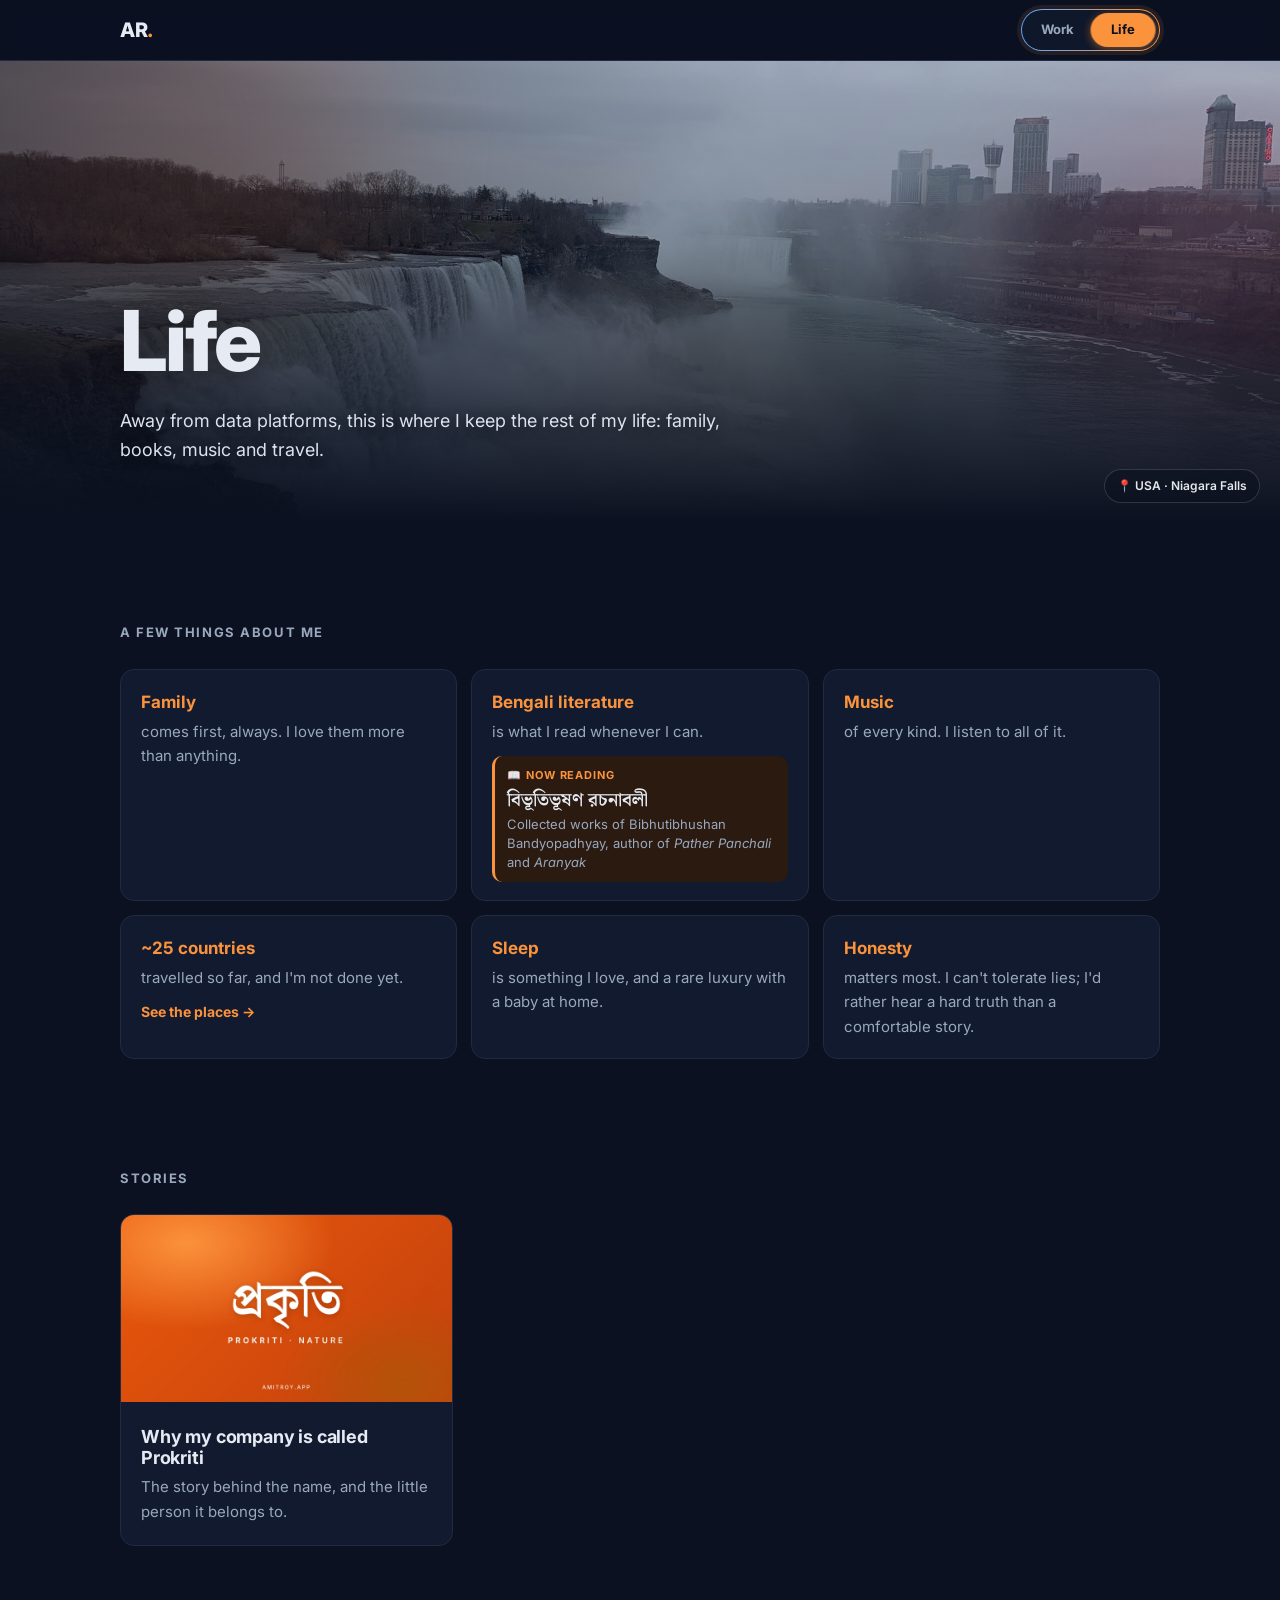
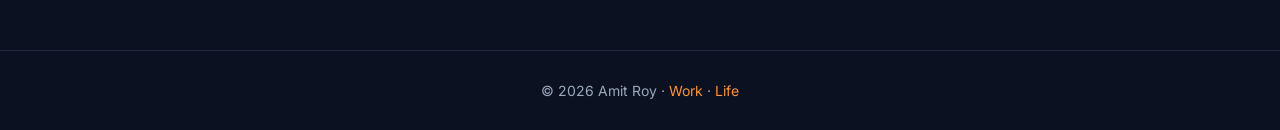
<file: life/index.html>
<!doctype html>
<html lang="en">
<head>
  <meta charset="utf-8">
  <meta name="viewport" content="width=device-width, initial-scale=1">
  <title>Life · Amit Roy</title>
  <meta name="description" content="Family, Bengali books, music, travel and life outside work, by Amit Roy in Dubai.">
  <link rel="canonical" href="https://amitroy.app/life/">
  <meta property="og:type" content="website">
  <meta property="og:title" content="Life · Amit Roy">
  <meta property="og:description" content="Travel, places and life outside work.">
  <meta property="og:url" content="https://amitroy.app/life/">
  <meta property="og:image" content="https://amitroy.app/assets/amit-roy.jpg">
  <meta name="theme-color" content="#0f172a">
  <link rel="icon" href="../assets/favicon.svg" type="image/svg+xml">
  <link rel="preconnect" href="https://fonts.googleapis.com">
  <link rel="preconnect" href="https://fonts.gstatic.com" crossorigin>
  <link href="https://fonts.googleapis.com/css2?family=Inter:wght@400;500;600;700;800&family=Noto+Serif+Bengali:wght@600&display=swap" rel="stylesheet">
  <link rel="stylesheet" href="../styles.css">
</head>
<body class="life">
  <a class="skip" href="#main">Skip to content</a>

  <header class="nav">
    <div class="wrap nav-inner">
      <a class="brand" href="../" aria-label="Amit Roy, home">AR<span>.</span></a>
      <nav aria-label="Sections">
        <span class="switch" role="group" aria-label="Site section" data-active="life">
          <a class="sw-work" href="../">Work</a>
          <a class="sw-life" href="./" aria-current="page">Life</a>
        </span>
      </nav>
    </div>
  </header>

  <main id="main">
    <section class="life-hero has-bg">
      <div class="life-bg" aria-hidden="true">
        <img id="life-bg-img" src="bg/kirkjufell.jpg" alt="">
        <span class="blob w1"></span><span class="blob w2"></span><span class="blob w3"></span>
        <span class="life-shade"></span>
      </div>
      <div class="wrap">
        <h1>Life</h1>
        <p class="lede">Away from data platforms, this is where I keep the rest of my life: family, books, music and travel.</p>
      </div>
      <p class="life-bg-caption"><a id="life-bg-place" href="places/">📍 Iceland · Kirkjufell</a></p>
    </section>

    <section class="section about-me">
      <div class="wrap">
        <h2 class="section-title">A few things about me</h2>
        <ul class="me-list">
          <li><span class="me-k">Family</span>comes first, always. I love them more than anything.</li>
          <li><span class="me-k">Bengali literature</span>is what I read whenever I can.
            <span class="now-reading">
              <span class="nr-label">Now reading</span>
              <span class="nr-title" lang="bn">বিভূতিভূষণ রচনাবলী</span>
              <span class="nr-sub">Collected works of Bibhutibhushan Bandyopadhyay, author of <em>Pather Panchali</em> and <em>Aranyak</em></span>
            </span>
          </li>
          <li><span class="me-k">Music</span>of every kind. I listen to all of it.</li>
          <li><span class="me-k">~25 countries</span>travelled so far, and I'm not done yet.<br><a class="me-link" href="places/">See the places →</a></li>
          <li><span class="me-k">Sleep</span>is something I love, and a rare luxury with a baby at home.</li>
          <li><span class="me-k">Honesty</span>matters most. I can't tolerate lies; I'd rather hear a hard truth than a comfortable story.</li>
        </ul>
      </div>
    </section>

    <section class="section" style="padding-top: 8px;">
      <div class="wrap">
        <h2 class="section-title">Stories</h2>
        <!-- POSTS: newest first. Copy a .post-card block for each new post. -->
        <div class="posts" id="posts">
          <a class="post-card" href="why-prokriti/">
            <img src="why-prokriti/cover.jpg" alt="প্রকৃতি, Prokriti, written in Bengali" loading="lazy" width="1600" height="900">
            <div class="pc-body">
              <h2>Why my company is called Prokriti</h2>
              <p>The story behind the name, and the little person it belongs to.</p>
            </div>
          </a>
        </div>

        <div class="empty" id="empty">
          <strong>First stories coming soon.</strong>
          Trips, photos and notes from life outside work.
        </div>
      </div>
    </section>
  </main>

  <footer class="footer">
    <div class="wrap">© <span id="yr">2026</span> Amit Roy · <a href="../">Work</a> · <a href="./">Life</a></div>
  </footer>

  <script>
    document.getElementById('yr').textContent = new Date().getFullYear();
    if (document.querySelector('#posts .post-card')) document.getElementById('empty').hidden = true;
  </script>
  <script>
    // Visit amitroy.app/#toggle-goatcounter once in a browser to stop (or restart) counting your own visits there.
    if (location.hash === '#toggle-goatcounter') {
      try {
        if (localStorage.getItem('skipgc') === 't') { localStorage.removeItem('skipgc'); alert('Visit counting is ON again in this browser.'); }
        else { localStorage.setItem('skipgc', 't'); alert('Your visits are no longer counted in this browser.'); }
      } catch (e) {}
    }
  </script>
  <script data-goatcounter="https://amitroy1234u.goatcounter.com/count" async src="//gc.zgo.at/count.js"></script>
  <script>
    (function () {
      var photos = [
        ['kirkjufell.jpg', 'Iceland · Kirkjufell', '50% 35%'],
        ['niagara.jpg', 'USA · Niagara Falls', '50% 55%'],
        ['dubai-frame.jpg', 'UAE · Dubai Frame', '50% 40%'],
        ['paris.jpg', 'France · Paris from the Eiffel Tower', '50% 45%'],
        ['chureito.jpg', 'Japan · Chureito Pagoda & Mount Fuji', '70% 62%'],
        ['himeji.jpg', 'Japan · Himeji, from the castle', '50% 45%'],
        ['fuji.jpg', 'Japan · Mount Fuji', '60% 40%']
      ];
      var pick = photos[Math.floor(Math.random() * photos.length)];
      var img = document.getElementById('life-bg-img'), place = document.getElementById('life-bg-place');
      if (!img) return;
      img.src = 'bg/' + pick[0];
      img.style.objectPosition = pick[2];
      if (place) place.textContent = '📍 ' + pick[1];
    })();
  </script>
</body>
</html>
</file>
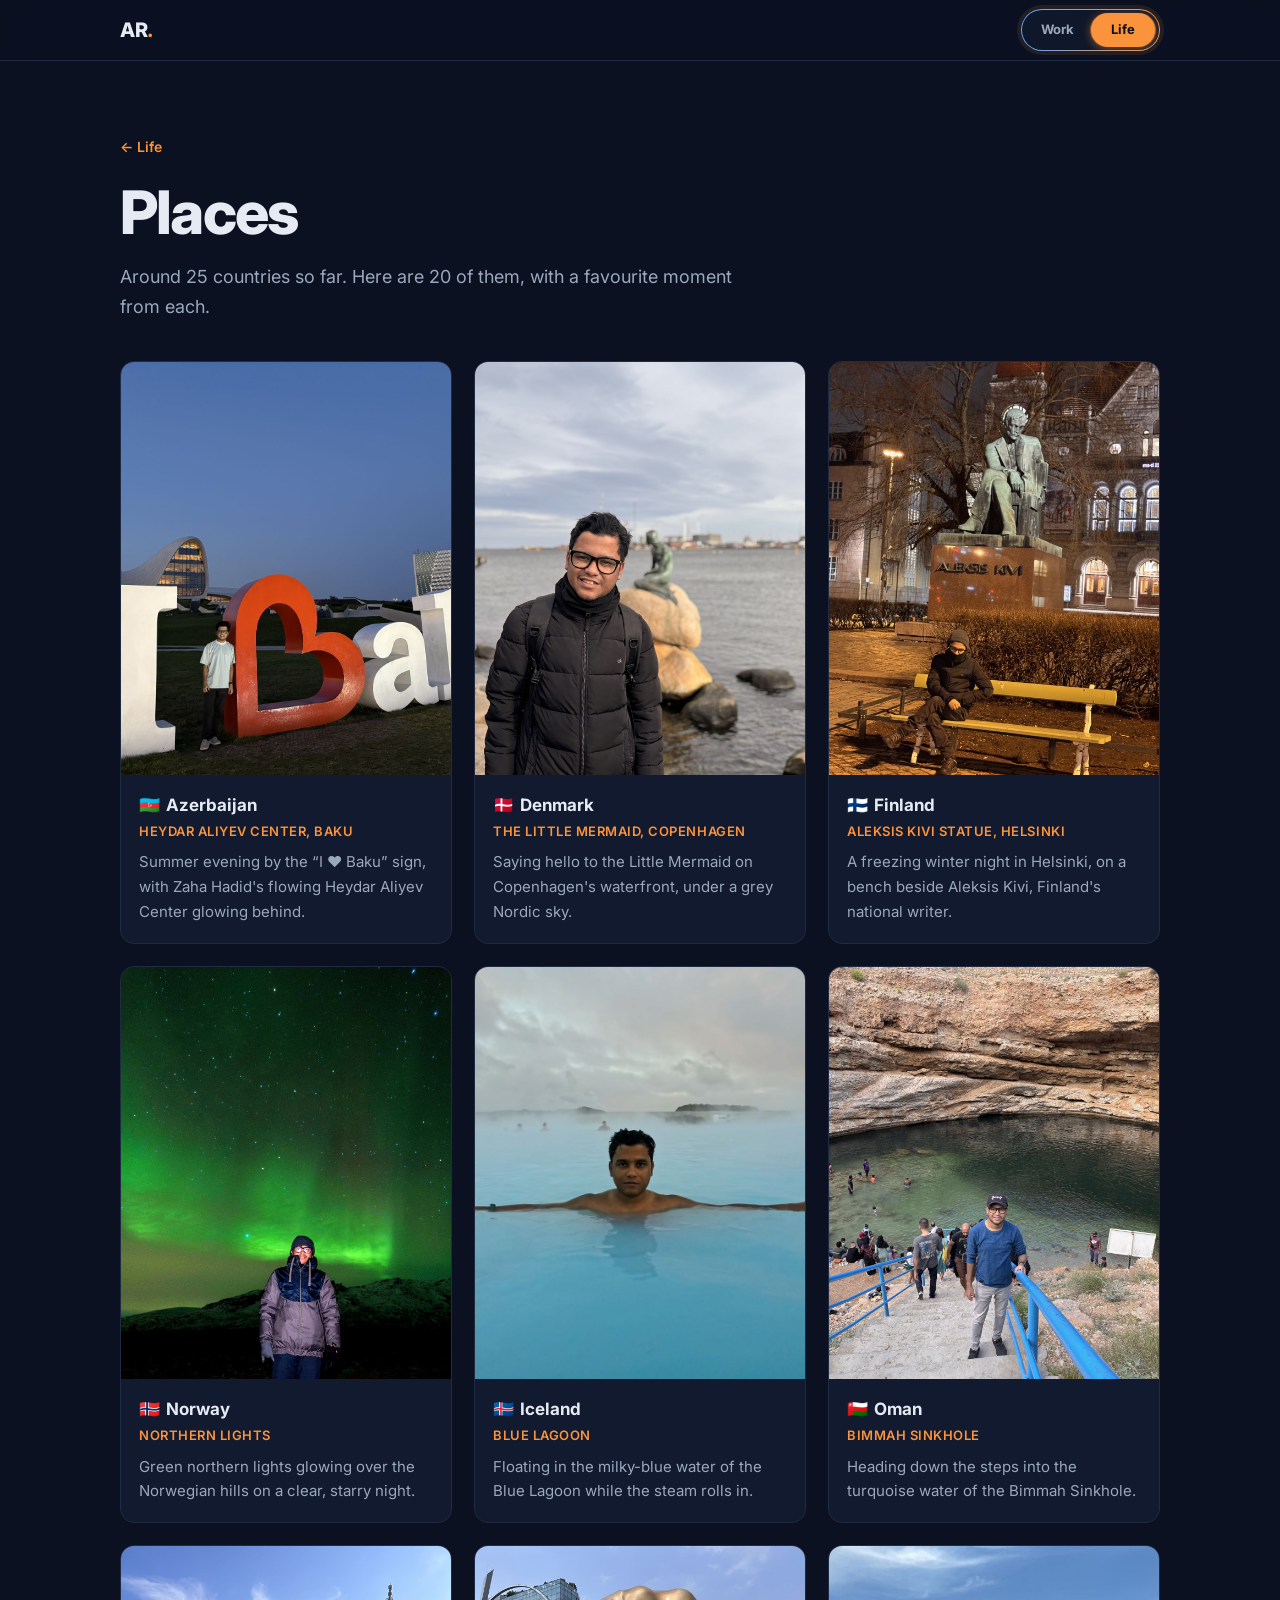
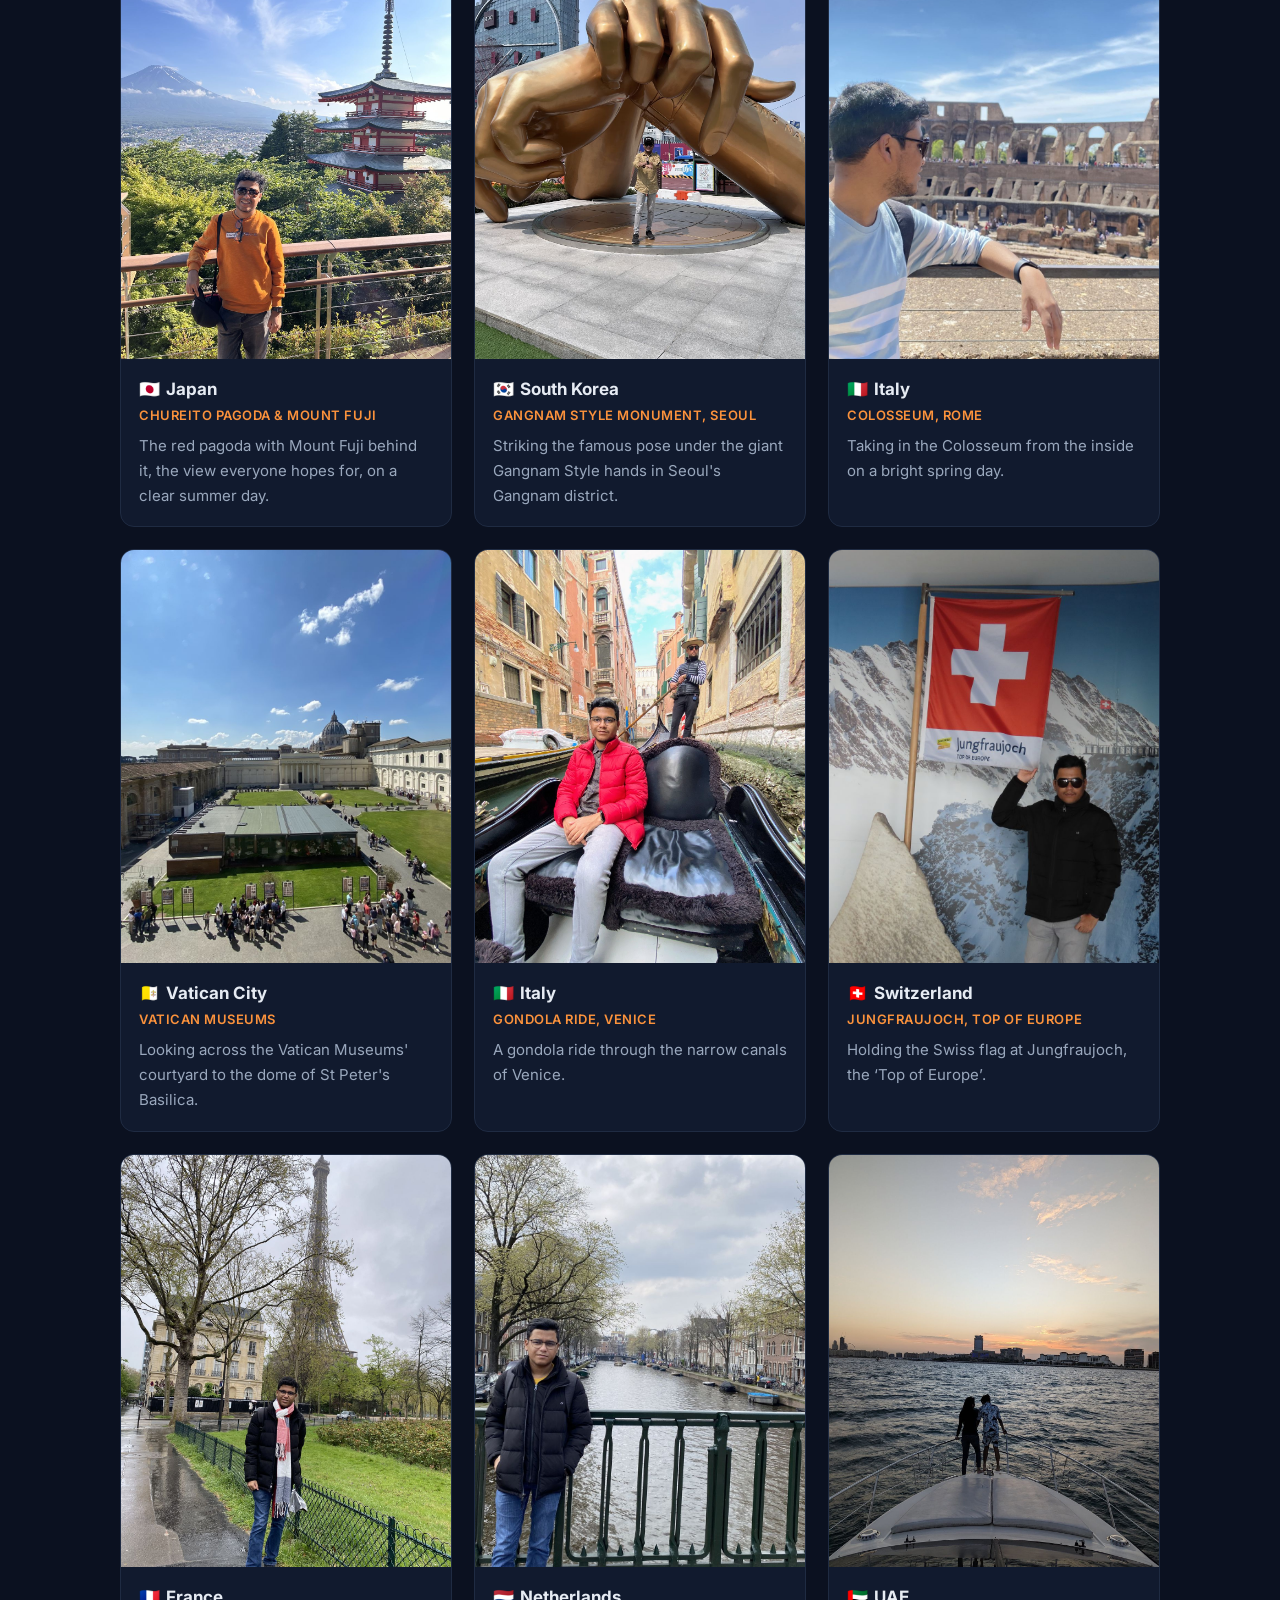
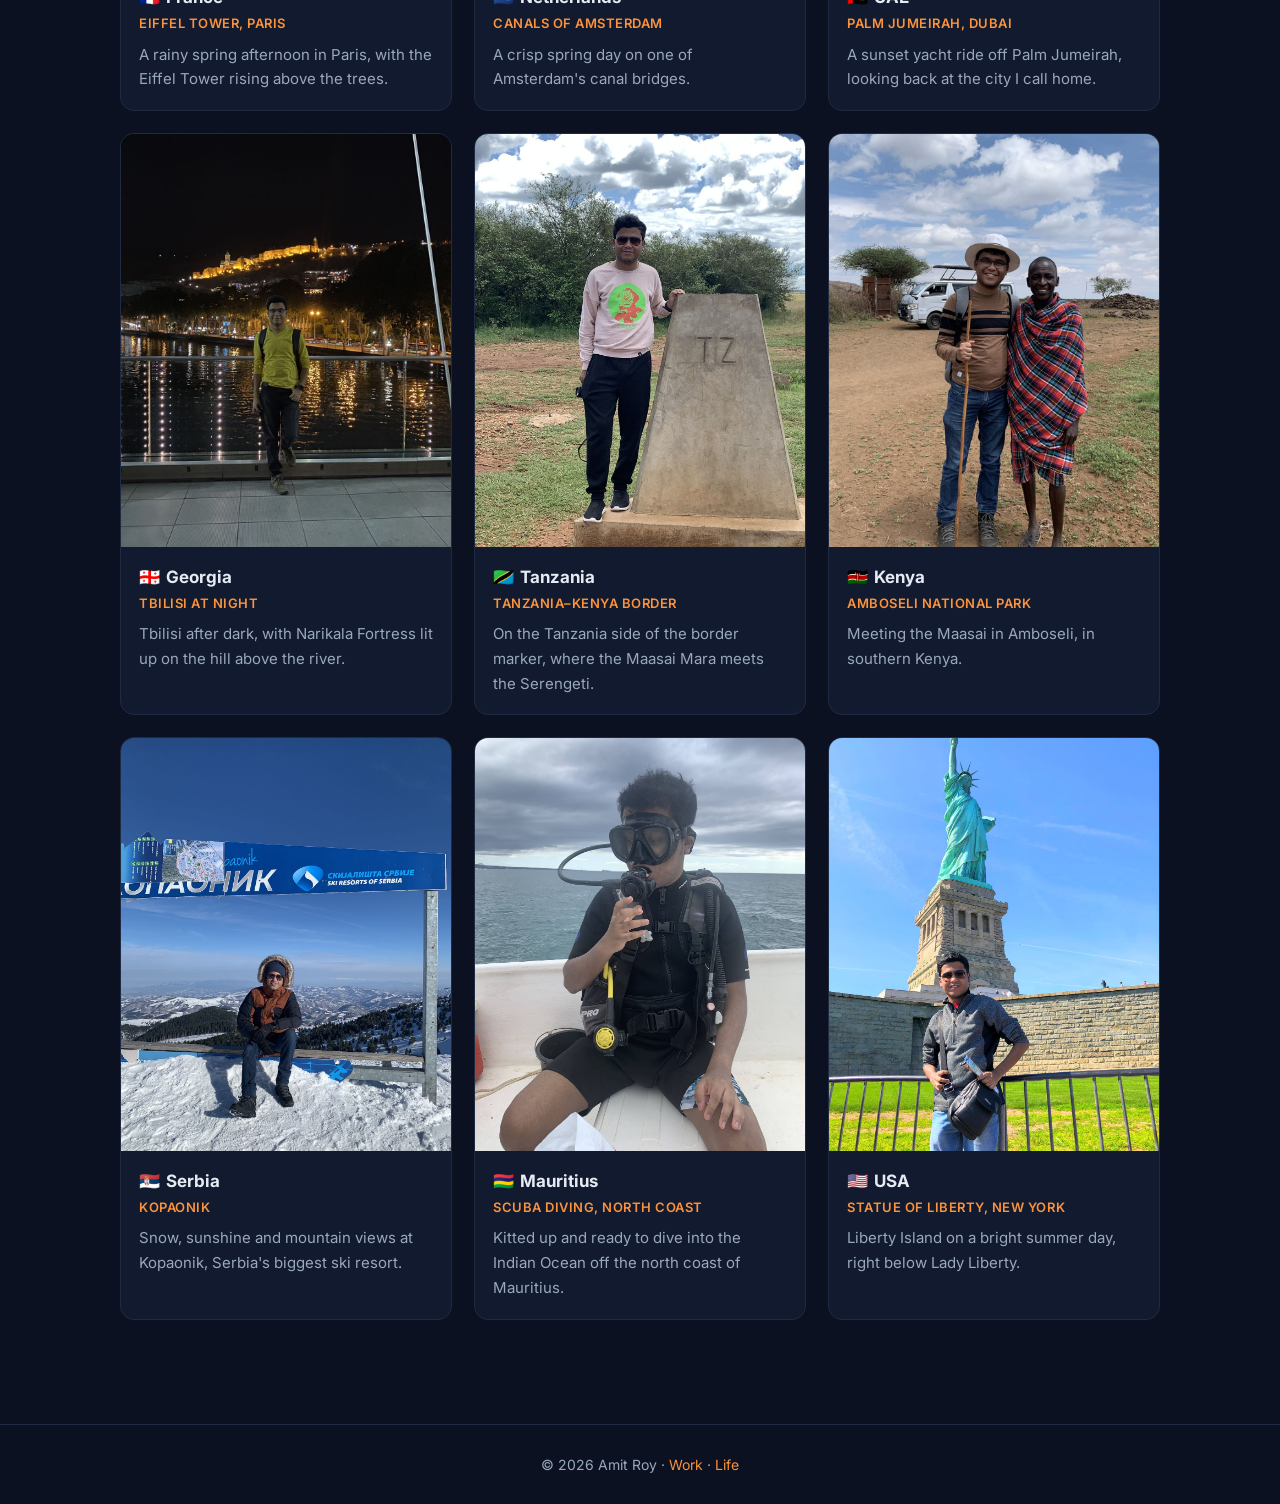
<file: life/places/index.html>
<!doctype html>
<html lang="en">
<head>
  <meta charset="utf-8">
  <meta name="viewport" content="width=device-width, initial-scale=1">
  <title>Places · Amit Roy</title>
  <meta name="description" content="Around 25 countries so far. Favourite moments from 20 of them, by Amit Roy.">
  <link rel="canonical" href="https://amitroy.app/life/places/">
  <meta property="og:type" content="website">
  <meta property="og:title" content="Places · Amit Roy">
  <meta property="og:description" content="Around 25 countries so far. Favourite moments from 20 of them.">
  <meta property="og:url" content="https://amitroy.app/life/places/">
  <meta property="og:image" content="https://amitroy.app/life/places/japan.jpg">
  <meta name="twitter:card" content="summary_large_image">
  <meta name="theme-color" content="#0f172a">
  <link rel="icon" href="../../assets/favicon.svg" type="image/svg+xml">
  <link rel="preconnect" href="https://fonts.googleapis.com">
  <link rel="preconnect" href="https://fonts.gstatic.com" crossorigin>
  <link href="https://fonts.googleapis.com/css2?family=Inter:wght@400;500;600;700;800&display=swap" rel="stylesheet">
  <link rel="stylesheet" href="../../styles.css">
</head>
<body class="life">
  <a class="skip" href="#main">Skip to content</a>

  <header class="nav">
    <div class="wrap nav-inner">
      <a class="brand" href="../../" aria-label="Amit Roy, home">AR<span>.</span></a>
      <nav aria-label="Sections">
        <span class="switch" role="group" aria-label="Site section" data-active="life">
          <a class="sw-work" href="../../">Work</a>
          <a class="sw-life" href="../" aria-current="page">Life</a>
        </span>
      </nav>
    </div>
  </header>

  <main id="main">
    <section class="life-hero">
      <div class="wrap">
        <a class="back" href="../">← Life</a>
        <h1>Places</h1>
        <p class="lede">Around 25 countries so far. Here are 20 of them, with a favourite moment from each.</p>
      </div>
    </section>

    <section class="section" style="padding-top: 8px;">
      <div class="wrap">
        <ul class="places">
          <li class="place">
            <button class="place-photo" type="button" data-full="azerbaijan.jpg"><img src="azerbaijan.jpg" alt="Amit beside the I love Baku sign with the curving Heydar Aliyev Center behind" loading="lazy" width="1600" height="1200" style="object-position: 38% center;"></button>
            <div class="place-body">
              <p class="place-country"><span aria-hidden="true">🇦🇿</span> Azerbaijan</p>
              <p class="place-where">Heydar Aliyev Center, Baku</p>
              <p class="place-desc">Summer evening by the &ldquo;I &hearts; Baku&rdquo; sign, with Zaha Hadid's flowing Heydar Aliyev Center glowing behind.</p>
            </div>
          </li>

          <li class="place">
            <button class="place-photo" type="button" data-full="denmark.jpg"><img src="denmark.jpg" alt="Amit beside the Little Mermaid statue on the Copenhagen waterfront" loading="lazy" width="1200" height="1600"></button>
            <div class="place-body">
              <p class="place-country"><span aria-hidden="true">🇩🇰</span> Denmark</p>
              <p class="place-where">The Little Mermaid, Copenhagen</p>
              <p class="place-desc">Saying hello to the Little Mermaid on Copenhagen's waterfront, under a grey Nordic sky.</p>
            </div>
          </li>

          <li class="place">
            <button class="place-photo" type="button" data-full="finland.jpg"><img src="finland.jpg" alt="Amit on a bench below the Aleksis Kivi statue in Helsinki at night" loading="lazy" width="1200" height="1600"></button>
            <div class="place-body">
              <p class="place-country"><span aria-hidden="true">🇫🇮</span> Finland</p>
              <p class="place-where">Aleksis Kivi statue, Helsinki</p>
              <p class="place-desc">A freezing winter night in Helsinki, on a bench beside Aleksis Kivi, Finland's national writer.</p>
            </div>
          </li>

          <li class="place">
            <button class="place-photo" type="button" data-full="norway.jpg"><img src="norway.jpg" alt="Amit standing under green northern lights on a starry night in Norway" loading="lazy" width="1600" height="1599"></button>
            <div class="place-body">
              <p class="place-country"><span aria-hidden="true">🇳🇴</span> Norway</p>
              <p class="place-where">Northern lights</p>
              <p class="place-desc">Green northern lights glowing over the Norwegian hills on a clear, starry night.</p>
            </div>
          </li>

          <li class="place">
            <button class="place-photo" type="button" data-full="iceland.jpg"><img src="iceland.jpg" alt="Amit relaxing in the milky-blue water of the Blue Lagoon" loading="lazy" width="1600" height="900"></button>
            <div class="place-body">
              <p class="place-country"><span aria-hidden="true">🇮🇸</span> Iceland</p>
              <p class="place-where">Blue Lagoon</p>
              <p class="place-desc">Floating in the milky-blue water of the Blue Lagoon while the steam rolls in.</p>
            </div>
          </li>

          <li class="place">
            <button class="place-photo" type="button" data-full="oman.jpg"><img src="oman.jpg" alt="Amit on the steps down into the turquoise Bimmah Sinkhole" loading="lazy" width="1200" height="1600"></button>
            <div class="place-body">
              <p class="place-country"><span aria-hidden="true">🇴🇲</span> Oman</p>
              <p class="place-where">Bimmah Sinkhole</p>
              <p class="place-desc">Heading down the steps into the turquoise water of the Bimmah Sinkhole.</p>
            </div>
          </li>

          <li class="place">
            <button class="place-photo" type="button" data-full="japan.jpg"><img src="japan.jpg" alt="Amit at the Chureito Pagoda with Mount Fuji in the background" loading="lazy" width="1200" height="1600"></button>
            <div class="place-body">
              <p class="place-country"><span aria-hidden="true">🇯🇵</span> Japan</p>
              <p class="place-where">Chureito Pagoda &amp; Mount Fuji</p>
              <p class="place-desc">The red pagoda with Mount Fuji behind it, the view everyone hopes for, on a clear summer day.</p>
            </div>
          </li>

          <li class="place">
            <button class="place-photo" type="button" data-full="south-korea.jpg"><img src="south-korea.jpg" alt="Amit doing the Gangnam Style pose under the giant bronze hands sculpture in Seoul" loading="lazy" width="1200" height="1600"></button>
            <div class="place-body">
              <p class="place-country"><span aria-hidden="true">🇰🇷</span> South Korea</p>
              <p class="place-where">Gangnam Style monument, Seoul</p>
              <p class="place-desc">Striking the famous pose under the giant Gangnam Style hands in Seoul's Gangnam district.</p>
            </div>
          </li>

          <li class="place">
            <button class="place-photo" type="button" data-full="italy-rome.jpg"><img src="italy-rome.jpg" alt="Amit looking out over the inside of the Colosseum" loading="lazy" width="1600" height="1200"></button>
            <div class="place-body">
              <p class="place-country"><span aria-hidden="true">🇮🇹</span> Italy</p>
              <p class="place-where">Colosseum, Rome</p>
              <p class="place-desc">Taking in the Colosseum from the inside on a bright spring day.</p>
            </div>
          </li>

          <li class="place">
            <button class="place-photo" type="button" data-full="vatican.jpg"><img src="vatican.jpg" alt="Courtyard of the Vatican Museums with the dome of St Peter's Basilica" loading="lazy" width="1600" height="1200"></button>
            <div class="place-body">
              <p class="place-country"><span aria-hidden="true">🇻🇦</span> Vatican City</p>
              <p class="place-where">Vatican Museums</p>
              <p class="place-desc">Looking across the Vatican Museums' courtyard to the dome of St Peter's Basilica.</p>
            </div>
          </li>

          <li class="place">
            <button class="place-photo" type="button" data-full="italy-venice.jpg"><img src="italy-venice.jpg" alt="Amit in a red jacket on a gondola in a Venice canal" loading="lazy" width="1200" height="1600"></button>
            <div class="place-body">
              <p class="place-country"><span aria-hidden="true">🇮🇹</span> Italy</p>
              <p class="place-where">Gondola ride, Venice</p>
              <p class="place-desc">A gondola ride through the narrow canals of Venice.</p>
            </div>
          </li>

          <li class="place">
            <button class="place-photo" type="button" data-full="switzerland.jpg"><img src="switzerland.jpg" alt="Amit holding a Swiss flag with a Jungfraujoch Top of Europe sign" loading="lazy" width="1600" height="1200"></button>
            <div class="place-body">
              <p class="place-country"><span aria-hidden="true">🇨🇭</span> Switzerland</p>
              <p class="place-where">Jungfraujoch, Top of Europe</p>
              <p class="place-desc">Holding the Swiss flag at Jungfraujoch, the &lsquo;Top of Europe&rsquo;.</p>
            </div>
          </li>

          <li class="place">
            <button class="place-photo" type="button" data-full="france.jpg"><img src="france.jpg" alt="Amit in a scarf near the Eiffel Tower on a rainy day" loading="lazy" width="1200" height="1600"></button>
            <div class="place-body">
              <p class="place-country"><span aria-hidden="true">🇫🇷</span> France</p>
              <p class="place-where">Eiffel Tower, Paris</p>
              <p class="place-desc">A rainy spring afternoon in Paris, with the Eiffel Tower rising above the trees.</p>
            </div>
          </li>

          <li class="place">
            <button class="place-photo" type="button" data-full="netherlands.jpg"><img src="netherlands.jpg" alt="Amit on a bridge over an Amsterdam canal lined with trees" loading="lazy" width="1600" height="1200"></button>
            <div class="place-body">
              <p class="place-country"><span aria-hidden="true">🇳🇱</span> Netherlands</p>
              <p class="place-where">Canals of Amsterdam</p>
              <p class="place-desc">A crisp spring day on one of Amsterdam's canal bridges.</p>
            </div>
          </li>

          <li class="place">
            <button class="place-photo" type="button" data-full="uae.jpg"><img src="uae.jpg" alt="Two people on the bow of a yacht at sunset off the Dubai coast, seen from behind" loading="lazy" width="1205" height="1600"></button>
            <div class="place-body">
              <p class="place-country"><span aria-hidden="true">🇦🇪</span> UAE</p>
              <p class="place-where">Palm Jumeirah, Dubai</p>
              <p class="place-desc">A sunset yacht ride off Palm Jumeirah, looking back at the city I call home.</p>
            </div>
          </li>

          <li class="place">
            <button class="place-photo" type="button" data-full="georgia.jpg"><img src="georgia.jpg" alt="Amit on a bridge in Tbilisi at night with the lit-up fortress behind" loading="lazy" width="1600" height="1200"></button>
            <div class="place-body">
              <p class="place-country"><span aria-hidden="true">🇬🇪</span> Georgia</p>
              <p class="place-where">Tbilisi at night</p>
              <p class="place-desc">Tbilisi after dark, with Narikala Fortress lit up on the hill above the river.</p>
            </div>
          </li>

          <li class="place">
            <button class="place-photo" type="button" data-full="tanzania.jpg"><img src="tanzania.jpg" alt="Amit beside the stone border marker on the Tanzania side, marked TZ" loading="lazy" width="1200" height="1600"></button>
            <div class="place-body">
              <p class="place-country"><span aria-hidden="true">🇹🇿</span> Tanzania</p>
              <p class="place-where">Tanzania–Kenya border</p>
              <p class="place-desc">On the Tanzania side of the border marker, where the Maasai Mara meets the Serengeti.</p>
            </div>
          </li>

          <li class="place">
            <button class="place-photo" type="button" data-full="kenya-amboseli.jpg"><img src="kenya-amboseli.jpg" alt="Amit standing with a Maasai man in Amboseli" loading="lazy" width="1600" height="1200"></button>
            <div class="place-body">
              <p class="place-country"><span aria-hidden="true">🇰🇪</span> Kenya</p>
              <p class="place-where">Amboseli National Park</p>
              <p class="place-desc">Meeting the Maasai in Amboseli, in southern Kenya.</p>
            </div>
          </li>

          <li class="place">
            <button class="place-photo" type="button" data-full="serbia.jpg"><img src="serbia.jpg" alt="Amit sitting in the snow under the Kopaonik ski resort sign" loading="lazy" width="1200" height="1600"></button>
            <div class="place-body">
              <p class="place-country"><span aria-hidden="true">🇷🇸</span> Serbia</p>
              <p class="place-where">Kopaonik</p>
              <p class="place-desc">Snow, sunshine and mountain views at Kopaonik, Serbia's biggest ski resort.</p>
            </div>
          </li>

          <li class="place">
            <button class="place-photo" type="button" data-full="mauritius.jpg"><img src="mauritius.jpg" alt="Amit in scuba gear with mask and regulator on a boat off Mauritius" loading="lazy" width="1200" height="1600"></button>
            <div class="place-body">
              <p class="place-country"><span aria-hidden="true">🇲🇺</span> Mauritius</p>
              <p class="place-where">Scuba diving, north coast</p>
              <p class="place-desc">Kitted up and ready to dive into the Indian Ocean off the north coast of Mauritius.</p>
            </div>
          </li>

          <li class="place">
            <button class="place-photo" type="button" data-full="usa.jpg"><img src="usa.jpg" alt="Amit in front of the Statue of Liberty on a sunny day" loading="lazy" width="1200" height="1600"></button>
            <div class="place-body">
              <p class="place-country"><span aria-hidden="true">🇺🇸</span> USA</p>
              <p class="place-where">Statue of Liberty, New York</p>
              <p class="place-desc">Liberty Island on a bright summer day, right below Lady Liberty.</p>
            </div>
          </li>
        </ul>
      </div>
    </section>
  </main>

  <dialog class="lightbox" id="lightbox" aria-label="Photo viewer">
    <button class="lb-close" type="button" aria-label="Close">×</button>
    <img alt="">
    <p class="lb-caption"></p>
  </dialog>

  <footer class="footer">
    <div class="wrap">© <span id="yr">2026</span> Amit Roy · <a href="../../">Work</a> · <a href="../">Life</a></div>
  </footer>

  <script>
    document.getElementById('yr').textContent = new Date().getFullYear();
    (function () {
      var lb = document.getElementById('lightbox');
      if (!lb || typeof lb.showModal !== 'function') return;
      var img = lb.querySelector('img'), cap = lb.querySelector('.lb-caption');
      document.querySelectorAll('.place-photo').forEach(function (btn) {
        btn.addEventListener('click', function () {
          var place = btn.closest('.place');
          img.src = btn.dataset.full;
          img.alt = btn.querySelector('img').alt;
          cap.textContent = place.querySelector('.place-country').textContent.trim() + ' · ' + place.querySelector('.place-where').textContent;
          lb.showModal();
        });
      });
      lb.addEventListener('click', function (e) { if (e.target === lb || e.target.classList.contains('lb-close')) lb.close(); });
    })();
  </script>
  <script>
    // Visit amitroy.app/#toggle-goatcounter once in a browser to stop (or restart) counting your own visits there.
    if (location.hash === '#toggle-goatcounter') {
      try {
        if (localStorage.getItem('skipgc') === 't') { localStorage.removeItem('skipgc'); alert('Visit counting is ON again in this browser.'); }
        else { localStorage.setItem('skipgc', 't'); alert('Your visits are no longer counted in this browser.'); }
      } catch (e) {}
    }
  </script>
  <script data-goatcounter="https://amitroy1234u.goatcounter.com/count" async src="//gc.zgo.at/count.js"></script>
</body>
</html>
</file>
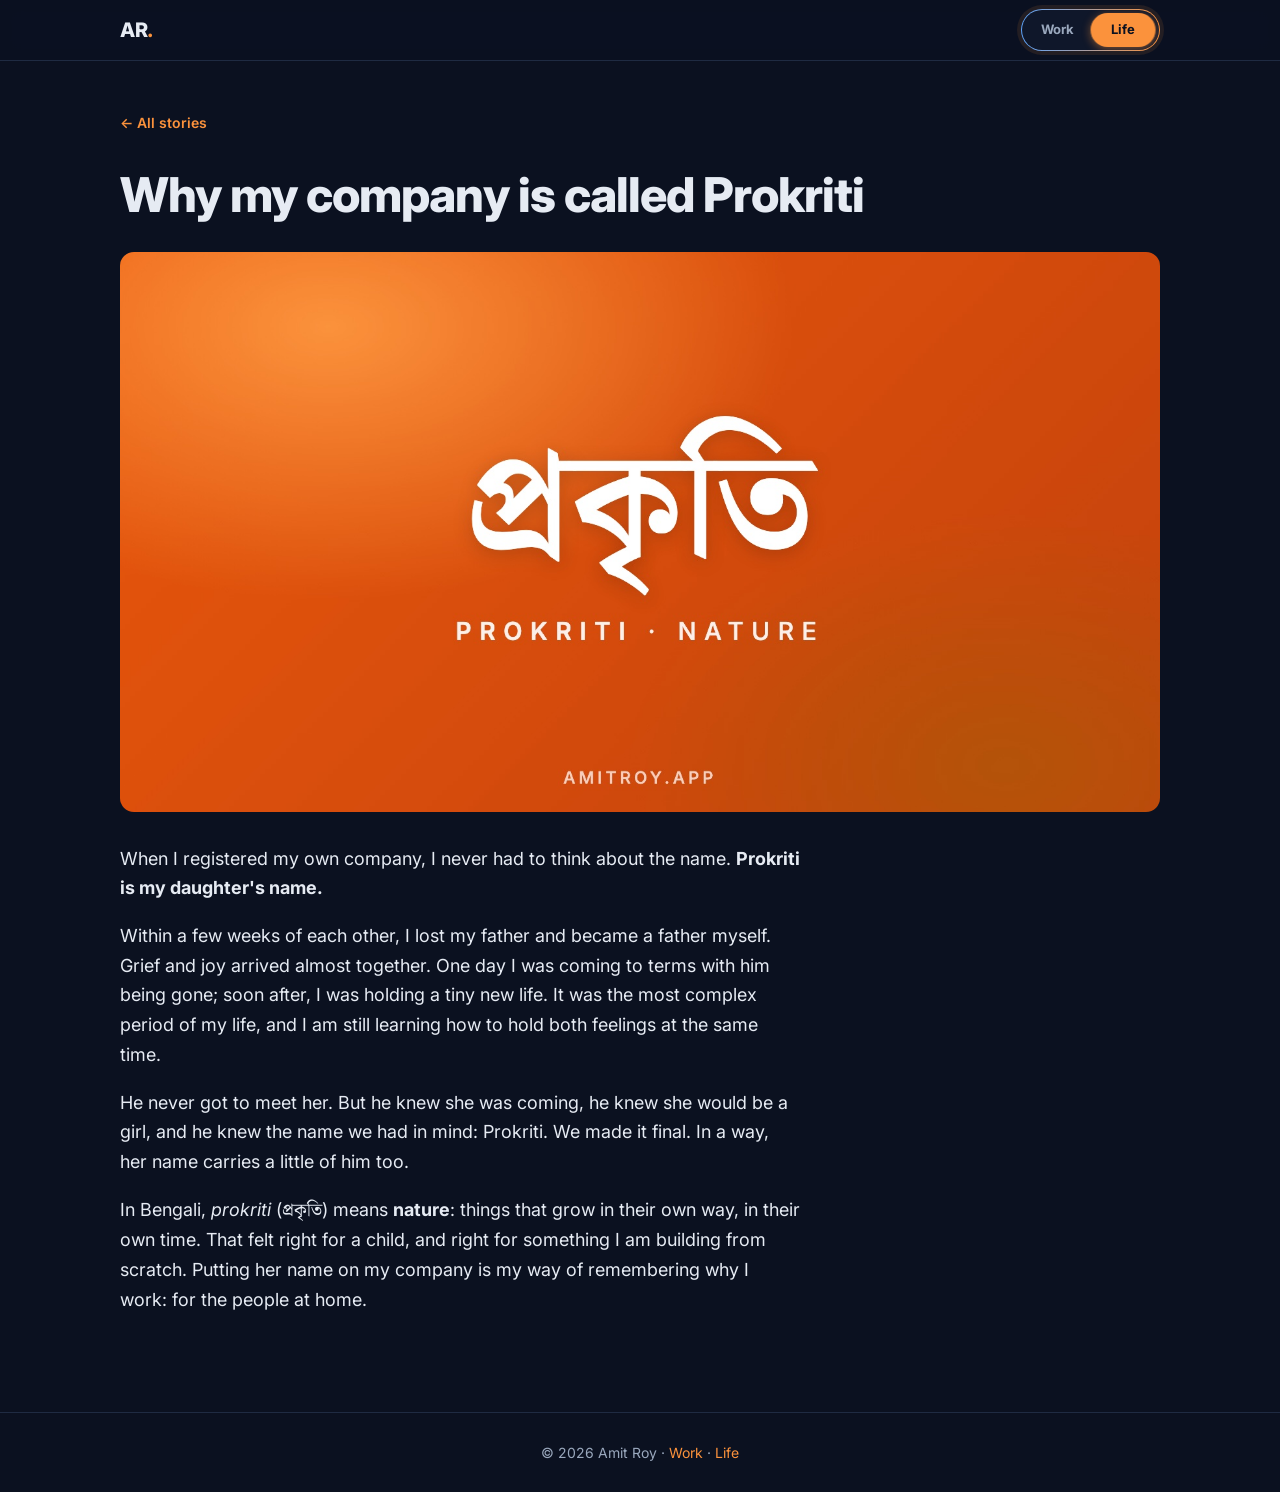
<file: life/why-prokriti/index.html>
<!doctype html>
<html lang="en">
<head>
  <meta charset="utf-8">
  <meta name="viewport" content="width=device-width, initial-scale=1">
  <title>Why my company is called Prokriti · Amit Roy</title>
  <meta name="description" content="Prokriti is my daughter's name. This is the story behind it.">
  <link rel="canonical" href="https://amitroy.app/life/why-prokriti/">
  <meta property="og:type" content="article">
  <meta property="og:title" content="Why my company is called Prokriti">
  <meta property="og:description" content="Prokriti is my daughter's name. This is the story behind it.">
  <meta property="og:url" content="https://amitroy.app/life/why-prokriti/">
  <meta property="og:image" content="https://amitroy.app/life/why-prokriti/cover.jpg">
  <meta name="twitter:card" content="summary_large_image">
  <meta name="theme-color" content="#0f172a">
  <link rel="icon" href="../../assets/favicon.svg" type="image/svg+xml">
  <link rel="preconnect" href="https://fonts.googleapis.com">
  <link rel="preconnect" href="https://fonts.gstatic.com" crossorigin>
  <link href="https://fonts.googleapis.com/css2?family=Inter:wght@400;500;600;700;800&family=Noto+Serif+Bengali:wght@500&display=swap" rel="stylesheet">
  <link rel="stylesheet" href="../../styles.css">
</head>
<body class="life">
  <a class="skip" href="#main">Skip to content</a>

  <header class="nav">
    <div class="wrap nav-inner">
      <a class="brand" href="../../" aria-label="Amit Roy, home">AR<span>.</span></a>
      <nav aria-label="Sections">
        <span class="switch" role="group" aria-label="Site section" data-active="life">
          <a class="sw-work" href="../../">Work</a>
          <a class="sw-life" href="../" aria-current="page">Life</a>
        </span>
      </nav>
    </div>
  </header>

  <main id="main">
    <article class="post">
      <div class="wrap">
        <a class="back" href="../">← All stories</a>
        <header class="post-head">
          <h1>Why my company is called Prokriti</h1>
        </header>

        <figure class="post-cover">
          <img src="cover.jpg" alt="The word Prokriti written in Bengali script, প্রকৃতি, on a warm orange background" width="1600" height="900">
        </figure>

        <div class="post-body">
          <p>When I registered my own company, I never had to think about the name. <strong>Prokriti is my daughter's name.</strong></p>

          <p>Within a few weeks of each other, I lost my father and became a father myself. Grief and joy arrived almost together. One day I was coming to terms with him being gone; soon after, I was holding a tiny new life. It was the most complex period of my life, and I am still learning how to hold both feelings at the same time.</p>

          <p>He never got to meet her. But he knew she was coming, he knew she would be a girl, and he knew the name we had in mind: Prokriti. We made it final. In a way, her name carries a little of him too.</p>

          <p>In Bengali, <em>prokriti</em> (<span class="bn" lang="bn">প্রকৃতি</span>) means <strong>nature</strong>: things that grow in their own way, in their own time. That felt right for a child, and right for something I am building from scratch. Putting her name on my company is my way of remembering why I work: for the people at home.</p>

        </div>
      </div>
    </article>
  </main>

  <footer class="footer">
    <div class="wrap">© 2026 Amit Roy · <a href="../../">Work</a> · <a href="../">Life</a></div>
  </footer>
  <script>
    // Visit amitroy.app/#toggle-goatcounter once in a browser to stop (or restart) counting your own visits there.
    if (location.hash === '#toggle-goatcounter') {
      try {
        if (localStorage.getItem('skipgc') === 't') { localStorage.removeItem('skipgc'); alert('Visit counting is ON again in this browser.'); }
        else { localStorage.setItem('skipgc', 't'); alert('Your visits are no longer counted in this browser.'); }
      } catch (e) {}
    }
  </script>
  <script data-goatcounter="https://amitroy1234u.goatcounter.com/count" async src="//gc.zgo.at/count.js"></script>
</body>
</html>
</file>
<file: styles.css>
:root {
  --bg: #ffffff;
  --bg-alt: #f6f8fb;
  --surface: #ffffff;
  --text: #0f172a;
  --muted: #526077;
  --line: #e3e8ef;
  --accent: #2563eb;
  --accent-ink: #ffffff;
  --accent-soft: #e8f0fe;
  --shadow: 0 1px 2px rgba(15, 23, 42, .04), 0 4px 16px rgba(15, 23, 42, .06);
  --radius: 14px;
  color-scheme: light;
}

/* fixed dark theme (was: prefers-color-scheme: dark) */
  :root {
    --bg: #0b1120;
    --bg-alt: #0f172a;
    --surface: #111a2e;
    --text: #e6ebf3;
    --muted: #9aa8bd;
    --line: #1f2b42;
    --accent: #60a5fa;
    --accent-ink: #0b1120;
    --accent-soft: #15233d;
    --shadow: 0 1px 2px rgba(0, 0, 0, .3), 0 4px 16px rgba(0, 0, 0, .25);
    color-scheme: dark;
  }


*, *::before, *::after { box-sizing: border-box; }
html { scroll-behavior: smooth; scroll-padding-top: 72px; }
@media (prefers-reduced-motion: reduce) { html { scroll-behavior: auto; } }

body {
  margin: 0;
  background: var(--bg);
  color: var(--text);
  font: 16px/1.65 Inter, -apple-system, "Segoe UI", Roboto, Helvetica, Arial, sans-serif;
  -webkit-font-smoothing: antialiased;
}

img { max-width: 100%; display: block; }
a { color: var(--accent); text-decoration: none; }
a:hover { text-decoration: underline; }
h1, h2, h3 { line-height: 1.2; margin: 0; letter-spacing: -.01em; }

.wrap { width: 100%; max-width: 1080px; margin: 0 auto; padding: 0 20px; }

.skip { position: absolute; left: -9999px; }
.skip:focus { left: 16px; top: 12px; z-index: 100; background: var(--surface); padding: 8px 12px; border-radius: 8px; }

/* Nav */
.nav {
  position: sticky; top: 0; z-index: 50;
  background: color-mix(in srgb, var(--bg) 85%, transparent);
  backdrop-filter: saturate(160%) blur(10px);
  -webkit-backdrop-filter: saturate(160%) blur(10px);
  border-bottom: 1px solid var(--line);
}
.nav-inner { display: flex; align-items: center; justify-content: space-between; height: 60px; }
.brand { font-weight: 800; font-size: 20px; color: var(--text); letter-spacing: -.02em; }
.brand span { color: var(--accent); }
.brand:hover { text-decoration: none; }
.nav nav { display: flex; gap: 22px; align-items: center; }
.nav nav a { color: var(--muted); font-size: 14px; font-weight: 500; }
.nav nav a:hover { color: var(--text); text-decoration: none; }

/* Work | Life switch — sliding pill, gradient border, periodic shine */
:root { --sw-work: #2563eb; --sw-life: #ea580c; --sw-ink: #ffffff; }
/* fixed dark theme (was: prefers-color-scheme: dark) */
 :root { --sw-work: #60a5fa; --sw-life: #fb923c; --sw-ink: #0b1120; } 


.switch {
  position: relative; isolation: isolate; overflow: hidden;
  display: inline-grid; grid-template-columns: 1fr 1fr;
  padding: 3px; margin-left: 6px; border-radius: 999px;
  border: 1.5px solid transparent;
  background:
    linear-gradient(var(--bg-alt), var(--bg-alt)) padding-box,
    linear-gradient(90deg, var(--sw-work), var(--sw-life)) border-box;
  box-shadow: 0 0 0 4px color-mix(in srgb, var(--sw-life) 10%, transparent);
}
/* the sliding pill */
.switch::before {
  content: ""; position: absolute; z-index: -1;
  top: 3px; bottom: 3px; left: 3px; width: calc(50% - 3px);
  border-radius: 999px; background: var(--sw-work);
  box-shadow: 0 2px 10px color-mix(in srgb, var(--sw-work) 45%, transparent);
  transition: transform .45s cubic-bezier(.65, 0, .35, 1), background .45s ease, box-shadow .45s ease;
}
.switch[data-active="life"]::before {
  transform: translateX(100%); background: var(--sw-life);
  box-shadow: 0 2px 10px color-mix(in srgb, var(--sw-life) 45%, transparent);
}
/* the shine that sweeps across every few seconds */
.switch::after {
  content: ""; position: absolute; inset: 0; z-index: 1; pointer-events: none;
  background: linear-gradient(105deg, transparent 35%, rgba(255, 255, 255, .55) 50%, transparent 65%);
  transform: translateX(-120%);
  animation: sw-shine 5s ease-in-out 1.2s infinite;
}
@keyframes sw-shine { 0%, 72% { transform: translateX(-120%); } 100% { transform: translateX(120%); } }

.nav nav .switch a {
  position: relative; z-index: 2; text-align: center; min-width: 58px;
  padding: 6px 16px; border-radius: 999px;
  font-size: 13px; font-weight: 700; letter-spacing: .01em;
  color: var(--muted); transition: color .3s ease;
}
.nav nav .switch a:hover { color: var(--text); }
.nav nav .switch a.sw-life:not([aria-current]):hover { color: var(--sw-life); }
.nav nav .switch a.sw-work:not([aria-current]):hover { color: var(--sw-work); }
.nav nav .switch a[aria-current="page"] { color: var(--sw-ink); }
.nav nav .switch a:focus-visible { outline: 2px solid var(--sw-life); outline-offset: 2px; }

/* arriving on Life: pill slides over from Work */
.switch[data-active="life"]::before { animation: sw-arrive-life .6s cubic-bezier(.65, 0, .35, 1) both; }
@keyframes sw-arrive-life { from { transform: translateX(0); background: var(--sw-work); } to { transform: translateX(100%); background: var(--sw-life); } }
/* on Work: a little "peek" toward Life to show it moves */
.switch[data-active="work"]::before { animation: sw-peek 1.4s cubic-bezier(.65, 0, .35, 1) .8s both; }
@keyframes sw-peek {
  0%, 100% { transform: translateX(0); }
  45%, 55% { transform: translateX(38%); }
}

@media (prefers-reduced-motion: reduce) {
  .switch::before, .switch::after { animation: none !important; transition: none !important; }
}

/* Hero */
.hero { padding: 72px 0 40px; }
.hero-grid { display: grid; grid-template-columns: 1fr auto; gap: 48px; align-items: center; }
.eyebrow { display: inline-flex; align-items: center; gap: 8px; margin: 0 0 14px; font-size: 14px; font-weight: 500; color: var(--muted); }
.dot { width: 8px; height: 8px; border-radius: 50%; background: #22c55e; box-shadow: 0 0 0 4px color-mix(in srgb, #22c55e 20%, transparent); }
.hero h1 { font-size: clamp(40px, 6vw, 64px); font-weight: 800; letter-spacing: -.03em; }
.role { margin: 8px 0 0; font-size: clamp(17px, 2.2vw, 21px); font-weight: 600; color: var(--accent); }
.lede { margin: 18px 0 0; max-width: 58ch; font-size: 18px; color: var(--muted); }

.portrait {
  width: 220px; height: 220px; border-radius: 50%; overflow: hidden; flex-shrink: 0;
  border: 4px solid var(--surface); box-shadow: var(--shadow), 0 0 0 1px var(--line);
}
.portrait img { width: 100%; height: 100%; object-fit: cover; transform: scale(1.04); }

.cta-row { display: flex; flex-wrap: wrap; gap: 12px; margin-top: 28px; }
.cta-row.center { justify-content: center; }
.btn {
  display: inline-flex; align-items: center; justify-content: center;
  min-height: 46px; padding: 0 20px; border-radius: 10px;
  font-weight: 600; font-size: 15px; transition: transform .15s ease, background .15s ease;
}
.btn:hover { text-decoration: none; transform: translateY(-1px); }
.btn-primary { background: var(--accent); color: var(--accent-ink); }
.btn-ghost { border: 1px solid var(--line); color: var(--text); background: var(--surface); }

.stats {
  list-style: none; margin: 56px 0 0; padding: 0;
  display: grid; grid-template-columns: repeat(4, 1fr);
  border: 1px solid var(--line); border-radius: var(--radius); background: var(--surface); box-shadow: var(--shadow);
}
.stats li { padding: 22px 20px; border-left: 1px solid var(--line); }
.stats li:first-child { border-left: 0; }
.stats strong { display: block; font-size: 30px; font-weight: 800; letter-spacing: -.02em; }
.stats span { font-size: 14px; color: var(--muted); }

/* Sections */
.section { padding: 80px 0; }
.section.alt { background: var(--bg-alt); border-top: 1px solid var(--line); border-bottom: 1px solid var(--line); }
.section-title { font-size: 13px; font-weight: 700; text-transform: uppercase; letter-spacing: .12em; color: var(--muted); margin-bottom: 28px; }
.two-col { display: grid; grid-template-columns: 200px 1fr; gap: 32px; }
.two-col .section-title { margin-bottom: 0; padding-top: 4px; }
.prose p { margin: 0 0 16px; font-size: 17px; max-width: 68ch; }
.prose p:last-child { margin-bottom: 0; }

/* Cards */
.cards { display: grid; grid-template-columns: repeat(3, 1fr); gap: 16px; }
.card { background: var(--surface); border: 1px solid var(--line); border-radius: var(--radius); padding: 24px; }
.card h3 { font-size: 17px; margin-bottom: 8px; }
.card p { margin: 0; color: var(--muted); font-size: 15px; }

/* Timeline */
.timeline { list-style: none; margin: 0; padding: 0; position: relative; }
.timeline::before { content: ""; position: absolute; left: 5px; top: 8px; bottom: 8px; width: 2px; background: var(--line); }
.timeline li { position: relative; padding: 0 0 26px 32px; }
.timeline li:last-child { padding-bottom: 0; }
.timeline li::before {
  content: ""; position: absolute; left: 0; top: 7px; width: 12px; height: 12px; border-radius: 50%;
  background: var(--bg); border: 2px solid var(--accent);
}
.timeline li:first-child::before { background: var(--accent); }
.t-head { display: flex; justify-content: space-between; align-items: baseline; gap: 16px; flex-wrap: wrap; }
.t-head h3 { font-size: 17px; }
.t-date { font-size: 14px; color: var(--muted); font-variant-numeric: tabular-nums; white-space: nowrap; }
.t-org { margin: 2px 0 0; color: var(--muted); font-size: 15px; }

/* Projects */
.projects { display: grid; grid-template-columns: repeat(2, 1fr); gap: 16px; }
.project { background: var(--surface); border: 1px solid var(--line); border-radius: var(--radius); padding: 26px; display: flex; flex-direction: column; }
.p-org { margin: 0 0 6px; font-size: 13px; font-weight: 600; color: var(--accent); text-transform: uppercase; letter-spacing: .06em; }
.project h3 { font-size: 19px; margin-bottom: 12px; }
.project ul { margin: 0 0 16px; padding-left: 18px; color: var(--muted); font-size: 15px; }
.project li { margin-bottom: 6px; }
.tags { margin: auto 0 0; display: flex; flex-wrap: wrap; gap: 6px; }
.tags span { font-size: 12px; font-weight: 600; padding: 4px 10px; border-radius: 999px; background: var(--accent-soft); color: var(--accent); }
.footnote { margin: 20px 0 0; color: var(--muted); font-size: 14px; }

.edu-title { font-size: 18px; }

/* Contact */
.contact { text-align: center; }
.contact-inner { max-width: 640px; }
.contact h2 { font-size: clamp(30px, 4.5vw, 42px); font-weight: 800; letter-spacing: -.02em; }
.contact p { color: var(--muted); font-size: 17px; margin: 14px 0 0; }

.footer { border-top: 1px solid var(--line); padding: 28px 0; color: var(--muted); font-size: 14px; text-align: center; }

/* Responsive */
@media (max-width: 900px) {
  .cards { grid-template-columns: repeat(2, 1fr); }
  .projects { grid-template-columns: 1fr; }
  .stats { grid-template-columns: repeat(2, 1fr); }
  .stats li:nth-child(3) { border-left: 0; }
  .stats li:nth-child(n+3) { border-top: 1px solid var(--line); }
}
@media (max-width: 720px) {
  .wrap { padding: 0 16px; }
  .hero { padding: 40px 0 24px; }
  .hero-grid { grid-template-columns: 1fr; gap: 28px; }
  .portrait { order: -1; width: 128px; height: 128px; }
  .lede { font-size: 17px; }
  .two-col { grid-template-columns: 1fr; gap: 0; }
  .two-col .section-title { margin-bottom: 24px; }
  .section { padding: 56px 0; }
  .cards { grid-template-columns: 1fr; }
  .nav nav { gap: 14px; }
  .nav nav a.nav-link { display: none; }
  .switch { margin-left: 0; }
  .stats strong { font-size: 24px; }
}

/* ---------- Life section ---------- */
body.life {
  --accent: #c2410c;
  --accent-ink: #ffffff;
  --accent-soft: #fff1e8;
  --bg-alt: #fbf8f5;
}
/* fixed dark theme (was: prefers-color-scheme: dark) */
  body.life {
    --accent: #fb923c;
    --accent-ink: #1a0f08;
    --accent-soft: #2a1a10;
    --bg-alt: #0f172a;
  }


.life-hero { padding: 72px 0 32px; }
.life-hero h1 { font-size: clamp(40px, 6vw, 60px); font-weight: 800; letter-spacing: -.03em; }
.life-hero .lede { margin-top: 14px; }

.posts { display: grid; grid-template-columns: repeat(3, 1fr); gap: 20px; }
.post-card { display: flex; flex-direction: column; background: var(--surface); border: 1px solid var(--line); border-radius: var(--radius); overflow: hidden; color: var(--text); transition: transform .15s ease, box-shadow .15s ease; }
.post-card:hover { text-decoration: none; transform: translateY(-2px); box-shadow: var(--shadow); }
.post-card img { width: 100%; aspect-ratio: 4 / 3; object-fit: cover; background: var(--bg-alt); }
.post-card .pc-body { padding: 18px 20px 20px; }
.post-card h2 { font-size: 18px; margin: 6px 0 6px; }
.post-card p { margin: 0; color: var(--muted); font-size: 15px; }
.meta { font-size: 13px; font-weight: 600; color: var(--accent); letter-spacing: .02em; }

.empty { border: 1px dashed var(--line); border-radius: var(--radius); padding: 48px 24px; text-align: center; color: var(--muted); background: var(--surface); }
.empty strong { display: block; color: var(--text); font-size: 18px; margin-bottom: 6px; }

/* Single post */
.post { padding: 48px 0 80px; }
.post .back { display: inline-block; font-size: 14px; font-weight: 600; margin-bottom: 24px; }
.post-head { max-width: 760px; }
.post-head h1 { font-size: clamp(32px, 5vw, 48px); font-weight: 800; letter-spacing: -.02em; margin-top: 8px; }
.post-cover { margin: 28px 0 32px; border-radius: var(--radius); overflow: hidden; }
.post-cover img { width: 100%; max-height: 560px; object-fit: cover; }
.post-body { max-width: 680px; font-size: 18px; }
.post-body p { margin: 0 0 18px; }
.post-body h2 { font-size: 22px; margin: 36px 0 12px; }
.gallery { display: grid; grid-template-columns: repeat(2, 1fr); gap: 12px; margin: 32px 0; }
.gallery figure { margin: 0; }
.gallery img { width: 100%; aspect-ratio: 4 / 3; object-fit: cover; border-radius: 10px; }
.gallery figcaption { font-size: 13px; color: var(--muted); margin-top: 6px; }

@media (max-width: 900px) { .posts { grid-template-columns: repeat(2, 1fr); } }
@media (max-width: 720px) {
  .life-hero { padding: 40px 0 20px; }
  .posts, .gallery { grid-template-columns: 1fr; }
  .post-body { font-size: 17px; }
}

/* ---------- Case studies ---------- */
.cases { display: grid; gap: 20px; }
.case { background: var(--surface); border: 1px solid var(--line); border-radius: var(--radius); padding: 30px; box-shadow: var(--shadow); }
.case-head h3 { font-size: clamp(20px, 2.4vw, 24px); margin-bottom: 4px; }
.case-grid { display: grid; grid-template-columns: 1.15fr 1fr; gap: 36px; margin: 18px 0 20px; }
.case h4 { font-size: 12px; font-weight: 700; text-transform: uppercase; letter-spacing: .1em; color: var(--muted); margin: 18px 0 8px; }
.case-grid > div > h4:first-child { margin-top: 0; }
.case p { margin: 0; font-size: 15px; }
.case ul:not(.outcomes) { margin: 0; padding-left: 18px; font-size: 15px; color: var(--muted); }
.case ul:not(.outcomes) li { margin-bottom: 6px; }

/* architecture flow */
.flow { list-style: none; margin: 0; padding: 0; }
.flow li {
  position: relative; display: grid; grid-template-columns: 96px 1fr; gap: 10px; align-items: center;
  padding: 9px 12px; margin-bottom: 18px; font-size: 14px;
  background: var(--bg-alt); border: 1px solid var(--line); border-radius: 10px;
}
.flow li:last-child { margin-bottom: 0; }
.flow li:not(:last-child)::after {
  content: "↓"; position: absolute; left: 50%; bottom: -18px; transform: translateX(-50%);
  font-size: 13px; line-height: 18px; color: var(--accent);
}
.flow li span { font-size: 11px; font-weight: 700; text-transform: uppercase; letter-spacing: .08em; color: var(--accent); }

/* outcome tiles */
.outcomes { list-style: none; margin: 0; padding: 0; display: grid; grid-template-columns: repeat(3, 1fr); gap: 8px; }
.outcomes li { background: var(--accent-soft); border-radius: 10px; padding: 12px; }
.outcomes strong { display: block; font-size: 22px; font-weight: 800; letter-spacing: -.02em; color: var(--accent); line-height: 1.15; }
.outcomes span { display: block; font-size: 12.5px; color: var(--muted); line-height: 1.35; margin-top: 2px; }
.outcome-note { margin-top: 12px !important; font-size: 14px !important; color: var(--muted); }


@media (max-width: 900px) {
  .case-grid { grid-template-columns: 1fr; gap: 8px; }
}
@media (max-width: 720px) {
  .case { padding: 22px 18px; }
  .flow li { grid-template-columns: 1fr; gap: 2px; }
}

/* Own company line in hero */
.company-line { margin: 6px 0 0; font-size: 15px; color: var(--muted); }
.company-line strong { color: var(--text); font-weight: 600; }


/* ---------- Company logos ---------- */
.logo-tile {
  flex-shrink: 0; display: inline-flex; align-items: center; justify-content: center;
  width: 76px; height: 44px; padding: 7px 9px; border-radius: 10px;
  background: #ffffff; border: 1px solid var(--line);
  box-shadow: 0 1px 2px rgba(15, 23, 42, .05);
}
.logo-tile img { max-width: 100%; max-height: 100%; object-fit: contain; display: block; }
.logo-tile.mono { background: var(--accent-soft); color: var(--accent); font-weight: 800; font-size: 15px; letter-spacing: .02em; border-color: transparent; }
.logo-tile.sm { width: 54px; height: 30px; padding: 4px 6px; border-radius: 7px; }
.logo-tile.sm.mono { font-size: 12px; }
.logo-tile.xs { width: 42px; height: 22px; padding: 3px 5px; border-radius: 6px; margin-right: 8px; vertical-align: -5px; }

.timeline li.has-logo { display: grid; grid-template-columns: 76px 1fr; gap: 16px; align-items: start; }
.timeline li.has-logo .logo-tile { margin-top: -6px; }

.project .p-org { display: flex; align-items: center; gap: 10px; }

@media (max-width: 720px) {
  .timeline li.has-logo { grid-template-columns: 54px 1fr; gap: 12px; }
  .timeline li.has-logo > .logo-tile { width: 54px; height: 34px; padding: 5px 6px; }
}

/* ---------- "Experience with" logo strip (hero) ---------- */
.logo-strip { margin-top: 44px; display: flex; align-items: center; gap: 28px; flex-wrap: wrap; }
.ls-label { margin: 0; font-size: 12px; font-weight: 700; text-transform: uppercase; letter-spacing: .12em; color: var(--muted); white-space: nowrap; }
.ls-row { list-style: none; margin: 0; padding: 0; flex: 1; display: flex; align-items: center; justify-content: space-between; gap: 22px 36px; flex-wrap: wrap; }
.ls-row li { display: flex; align-items: center; gap: 8px; }
.ls-row img { display: block; width: auto; filter: grayscale(1); opacity: .6; transition: filter .25s ease, opacity .25s ease; }
.ls-row li:hover img { filter: none; opacity: 1; }
.ls-pwc img { height: 32px; }
.ls-sand img { height: 22px; }
.ls-jam img { height: 30px; }
.ls-jam span { font-family: Georgia, "Times New Roman", serif; font-size: 16px; font-weight: 600; color: var(--muted); white-space: nowrap; opacity: .9; transition: color .25s ease; }
.ls-jam:hover span { color: #1e3f78; }
.ls-cog img { height: 24px; }
.ls-ibm img { height: 22px; }

/* logos in original colours, each on a white tile so dark wordmarks stay readable on the dark page */
.ls-row li {
  height: 50px; padding: 0 18px; border-radius: 12px; background: #ffffff;
  box-shadow: 0 2px 10px rgba(0, 0, 0, .25); transition: transform .2s ease, box-shadow .2s ease;
}
.ls-row li:hover { transform: translateY(-2px); box-shadow: 0 6px 18px rgba(0, 0, 0, .35); }
.ls-row img, .ls-row li:hover img { filter: none; opacity: 1; }
.ls-jam span { color: #1e3f78; opacity: 1; }
.ls-pwc img { height: 28px; } .ls-sand img { height: 19px; } .ls-jam img { height: 28px; } .ls-cog img { height: 21px; } .ls-ibm img { height: 19px; }
.marquee { padding: 8px 0; }


@media (max-width: 720px) {
  .logo-strip { margin-top: 32px; gap: 14px; flex-direction: column; align-items: flex-start; }
  .ls-row { justify-content: flex-start; gap: 18px 28px; }
  .ls-row li { height: 44px; padding: 0 14px; }
  .ls-pwc img { height: 24px; } .ls-sand img, .ls-ibm img { height: 16px; } .ls-cog img { height: 18px; } .ls-jam img { height: 24px; } .ls-jam span { font-size: 14px; }
}

/* ---------- Logo strip: continuous loop (marquee) ---------- */
.marquee {
  flex: 1; min-width: 0; overflow: hidden;
  -webkit-mask-image: linear-gradient(90deg, transparent 0, #000 8%, #000 92%, transparent 100%);
          mask-image: linear-gradient(90deg, transparent 0, #000 8%, #000 92%, transparent 100%);
}
.marquee-track { display: flex; width: max-content; animation: ls-scroll 26s linear infinite; }
.marquee:hover .marquee-track { animation-play-state: paused; }
.marquee .ls-row { flex: none; flex-wrap: nowrap; justify-content: flex-start; gap: 22px; padding-right: 22px; }
@keyframes ls-scroll { from { transform: translateX(0); } to { transform: translateX(-50%); } }

@media (max-width: 720px) {
  .marquee { width: 100%; }
  .marquee .ls-row { gap: 16px; padding-right: 16px; }
  .marquee-track { animation-duration: 20s; }
}
/* visitors who prefer less motion: static, wrapped row, no duplicate */
@media (prefers-reduced-motion: reduce) {
  .marquee { -webkit-mask-image: none; mask-image: none; }
  .marquee-track { animation: none; width: auto; }
  .marquee .ls-row { flex-wrap: wrap; gap: 14px; padding-right: 0; }
  .marquee .ls-row[aria-hidden="true"] { display: none; }
}

/* Life post extras */
.post-body .bn { font-family: "Noto Serif Bengali", serif; }
.post-body .about-list { margin: 0 0 18px; padding-left: 20px; }
.post-body .about-list li { margin-bottom: 8px; }
.post-card img { aspect-ratio: 16 / 9; }
.post-card img, .post-cover img { height: auto; }

/* Life: "A few things about me" */
.about-me { padding: 8px 0 40px; }
.me-list { list-style: none; margin: 0; padding: 0; display: grid; grid-template-columns: repeat(3, 1fr); gap: 14px; }
.me-list li { background: var(--surface); border: 1px solid var(--line); border-radius: var(--radius); padding: 18px 20px; font-size: 15px; color: var(--muted); }
.me-k { display: block; font-size: 17px; font-weight: 700; color: var(--accent); margin-bottom: 4px; }
@media (max-width: 900px) { .me-list { grid-template-columns: repeat(2, 1fr); } }
@media (max-width: 720px) { .me-list { grid-template-columns: 1fr; } }

/* Life: "Now reading" inside the Bengali literature card */
.now-reading { display: block; margin-top: 12px; padding: 10px 12px; border-radius: 10px; background: var(--accent-soft); border-left: 3px solid var(--accent); }
.nr-label { display: block; font-size: 11px; font-weight: 700; text-transform: uppercase; letter-spacing: .08em; color: var(--accent); }
.nr-label::before { content: "📖 "; }
.nr-title { display: block; margin-top: 2px; font-family: "Noto Serif Bengali", serif; font-size: 19px; font-weight: 600; color: var(--text); line-height: 1.5; }
.nr-sub { display: block; font-size: 13px; line-height: 1.45; color: var(--muted); }

/* ---------- Life: Places gallery ---------- */
.life-hero .back { display: inline-block; font-size: 14px; font-weight: 600; margin-bottom: 18px; }
.places { list-style: none; margin: 0; padding: 0; display: grid; grid-template-columns: repeat(3, 1fr); gap: 22px; }
.place { background: var(--surface); border: 1px solid var(--line); border-radius: var(--radius); overflow: hidden; display: flex; flex-direction: column; }
.place-photo { display: block; padding: 0; border: 0; background: var(--bg-alt); cursor: zoom-in; overflow: hidden; }
.place-photo img { width: 100%; height: auto; aspect-ratio: 4 / 5; object-fit: cover; transition: transform .5s ease; }
.place-photo:hover img { transform: scale(1.04); }
.place-photo:focus-visible { outline: 3px solid var(--accent); outline-offset: -3px; }
.place-body { padding: 16px 18px 18px; }
.place-country { margin: 0; font-size: 17px; font-weight: 700; display: flex; align-items: center; gap: 6px; }
.place-year { margin-left: auto; font-size: 12px; font-weight: 600; color: var(--muted); }
.place-where { margin: 2px 0 8px; font-size: 13px; font-weight: 600; color: var(--accent); text-transform: uppercase; letter-spacing: .04em; }
.place-desc { margin: 0; font-size: 15px; color: var(--muted); }

.lightbox { border: 0; padding: 0; background: transparent; max-width: min(92vw, 1100px); max-height: 92vh; overflow: visible; }
.lightbox::backdrop { background: rgba(5, 8, 15, .88); }
.lightbox img { display: block; max-width: min(92vw, 1100px); max-height: 82vh; width: auto; height: auto; border-radius: 12px; margin: 0 auto; }
.lb-caption { margin: 12px 0 0; text-align: center; color: #fff; font-size: 15px; font-weight: 600; }
.lb-close { position: absolute; top: -14px; right: -14px; width: 38px; height: 38px; border-radius: 50%; border: 0; background: #fff; color: #111; font-size: 24px; line-height: 1; cursor: pointer; box-shadow: 0 4px 14px rgba(0,0,0,.3); }

.me-link { display: inline-block; margin-top: 10px; font-size: 14px; font-weight: 700; }

@media (max-width: 900px) { .places { grid-template-columns: repeat(2, 1fr); } }
@media (max-width: 520px) { .places { grid-template-columns: 1fr; } .lb-close { top: -44px; right: 0; } }

/* =========================================================
   WEBSITE LOOK (Work page refresh)
   ========================================================= */
:root { --g1: #60a5fa; --g2: #a78bfa; --g3: #34d399; }

/* hero: moving glow background + subtle data grid */
.hero { position: relative; isolation: isolate; overflow: hidden; padding: 96px 0 56px; }
.hero-bg { position: absolute; inset: 0; z-index: -1; pointer-events: none; }
.blob { position: absolute; border-radius: 50%; filter: blur(80px); opacity: .45; animation: drift 18s ease-in-out infinite alternate; }
.b1 { width: 520px; height: 520px; background: #2563eb; top: -160px; left: -120px; }
.b2 { width: 460px; height: 460px; background: #7c3aed; top: 40px; right: -140px; animation-duration: 22s; opacity: .35; }
.b3 { width: 380px; height: 380px; background: #059669; bottom: -180px; left: 35%; animation-duration: 26s; opacity: .25; }
@keyframes drift { 0% { transform: translate(0, 0) scale(1); } 50% { transform: translate(40px, 30px) scale(1.08); } 100% { transform: translate(-30px, 50px) scale(.95); } }
.hero-bg .grid {
  position: absolute; inset: 0;
  background-image: linear-gradient(rgba(148,163,184,.07) 1px, transparent 1px), linear-gradient(90deg, rgba(148,163,184,.07) 1px, transparent 1px);
  background-size: 48px 48px;
  -webkit-mask-image: radial-gradient(ellipse at 50% 30%, #000 30%, transparent 75%); mask-image: radial-gradient(ellipse at 50% 30%, #000 30%, transparent 75%);
}
.hello { margin: 6px 0 0; font-size: 20px; font-weight: 500; color: var(--muted); }
.hero h1 { margin-top: 2px; }
.tagline { margin: 14px 0 0; max-width: 20ch; font-size: clamp(28px, 3.8vw, 44px); font-weight: 800; line-height: 1.15; letter-spacing: -.02em; color: var(--text); }
.grad { background: linear-gradient(90deg, var(--g1), var(--g2) 55%, var(--g3)); -webkit-background-clip: text; background-clip: text; color: transparent; }
.hero .role { margin-top: 18px; font-size: 17px; }
.hero .lede { font-size: 17px; margin-top: 12px; }

/* photo: rotating gradient ring + floating tech badges */
.portrait-wrap { position: relative; width: 260px; height: 260px; flex-shrink: 0; }
.portrait-wrap::before {
  content: ""; position: absolute; inset: -8px; border-radius: 50%; z-index: 0;
  background: conic-gradient(from 0deg, var(--g1), var(--g2), var(--g3), var(--g1));
  animation: spin 8s linear infinite; filter: blur(.5px);
}
.portrait-wrap::after { content: ""; position: absolute; inset: -40px; border-radius: 50%; z-index: -1; background: radial-gradient(circle, rgba(96,165,250,.35), transparent 70%); }
@keyframes spin { to { transform: rotate(360deg); } }
.portrait-wrap .portrait { position: relative; z-index: 1; width: 260px; height: 260px; border: 6px solid var(--bg); box-shadow: none; }
.float-chip {
  position: absolute; z-index: 2; padding: 7px 13px; border-radius: 999px; font-size: 13px; font-weight: 700;
  background: rgba(17, 26, 46, .85); border: 1px solid rgba(148,163,184,.25); color: var(--text);
  backdrop-filter: blur(6px); -webkit-backdrop-filter: blur(6px); box-shadow: 0 8px 24px rgba(0,0,0,.35);
  white-space: nowrap; animation: bob 5s ease-in-out infinite;
}
.float-chip::before { content: ""; display: inline-block; width: 8px; height: 8px; border-radius: 50%; margin-right: 7px; vertical-align: 1px; }
.c1 { top: 8px; left: -58px; } .c1::before { background: #ff6a3d; }
.c2 { top: 112px; right: -64px; animation-delay: -1.6s; } .c2::before { background: var(--g1); }
.c3 { bottom: 4px; left: -34px; animation-delay: -3.2s; } .c3::before { background: #f2c811; }
@keyframes bob { 0%, 100% { transform: translateY(0); } 50% { transform: translateY(-10px); } }

/* big section headings instead of CV labels */
.section { padding: 104px 0; }
.sec-head { margin-bottom: 40px; }
.kicker { margin: 0 0 10px; font-size: 13px; font-weight: 700; text-transform: uppercase; letter-spacing: .14em; color: var(--accent); }
.kicker::before { content: ""; display: inline-block; width: 22px; height: 2px; background: var(--accent); margin-right: 10px; vertical-align: 4px; }
.sec-head h2 { font-size: clamp(30px, 4vw, 46px); font-weight: 800; letter-spacing: -.025em; line-height: 1.1; }
.two-col { display: block; }
.prose { max-width: 800px; }
.prose p:first-child { font-size: 22px; line-height: 1.55; color: var(--text); }
.prose p { color: var(--muted); }

/* expertise cards: icon + chips + hover glow */
.card { position: relative; padding: 28px; transition: transform .25s ease, border-color .25s ease, box-shadow .25s ease; }
.card:hover { transform: translateY(-4px); border-color: rgba(96,165,250,.45); box-shadow: 0 18px 40px rgba(0,0,0,.35), 0 0 0 1px rgba(96,165,250,.15); }
.card-icon {
  display: inline-flex; align-items: center; justify-content: center; width: 46px; height: 46px; border-radius: 12px; margin-bottom: 16px;
  color: #fff; background: linear-gradient(135deg, var(--g1), var(--g2)); box-shadow: 0 8px 20px rgba(96,165,250,.3);
}
.card-icon svg { width: 24px; height: 24px; }
.card h3 { font-size: 19px; margin-bottom: 14px; }
.chips { display: flex; flex-wrap: wrap; gap: 7px; margin: 0; }
.chips span { font-size: 12.5px; font-weight: 600; padding: 5px 10px; border-radius: 999px; background: rgba(96,165,250,.1); color: #c7d7f5; border: 1px solid rgba(96,165,250,.18); }

/* projects + case studies: less text, details on demand */
.project { transition: transform .25s ease, border-color .25s ease, box-shadow .25s ease; }
.project:hover, .case:hover { border-color: rgba(96,165,250,.4); box-shadow: 0 18px 40px rgba(0,0,0,.3); }
.project:hover { transform: translateY(-4px); }
.p-summary { margin: 0 0 12px; color: var(--muted); font-size: 15px; }
details.more { margin: 0 0 16px; }
details.more summary { cursor: pointer; list-style: none; display: inline-flex; align-items: center; gap: 6px; font-size: 14px; font-weight: 700; color: var(--accent); }
details.more summary::-webkit-details-marker { display: none; }
details.more summary::after { content: "▾"; transition: transform .2s ease; }
details.more[open] summary::after { transform: rotate(180deg); }
details.more ul { margin: 10px 0 0; padding-left: 18px; color: var(--muted); font-size: 15px; }
details.more ul li { margin-bottom: 6px; }
.case details.more { margin-top: 18px; }

/* contact: glowing call-to-action panel */
.contact { text-align: center; }
.contact-card {
  position: relative; overflow: hidden; max-width: 860px; margin: 0 auto; padding: 64px 32px; border-radius: 28px;
  background: radial-gradient(600px 300px at 15% 0%, rgba(96,165,250,.25), transparent 60%), radial-gradient(500px 300px at 90% 100%, rgba(167,139,250,.25), transparent 60%), var(--surface);
  border: 1px solid rgba(148,163,184,.18);
}
.contact-card h2 { font-size: clamp(32px, 5vw, 52px); font-weight: 800; letter-spacing: -.03em; }
.contact-card p { max-width: 560px; margin: 16px auto 0; color: var(--muted); font-size: 17px; }

/* scroll reveal (added by script, so content is visible without JS) */
.reveal { opacity: 0; transform: translateY(26px); transition: opacity .7s ease, transform .7s ease; }
.reveal.in { opacity: 1; transform: none; }
.cards .reveal:nth-child(2), .projects .reveal:nth-child(2) { transition-delay: .08s; }
.cards .reveal:nth-child(3), .projects .reveal:nth-child(3) { transition-delay: .16s; }

@media (max-width: 720px) {
  .hero { padding: 48px 0 32px; }
  .portrait-wrap, .portrait-wrap .portrait { width: 150px; height: 150px; }
  .portrait-wrap { order: -1; margin: 10px 0 8px 10px; }
  .float-chip { font-size: 11px; padding: 5px 9px; }
  .c1 { top: 6px; left: 172px; } .c2 { top: 58px; left: 190px; right: auto; } .c3 { top: 110px; bottom: auto; left: 172px; }
  .blob { filter: blur(60px); }
  .section { padding: 72px 0; }
  .prose p:first-child { font-size: 19px; }
}
@media (prefers-reduced-motion: reduce) {
  .blob, .portrait-wrap::before, .float-chip { animation: none !important; }
}

/* ---- orbit of technology badges around the photo ---- */
.orbit { position: absolute; inset: 0; z-index: 2; pointer-events: none; }
.orbit .float-chip { translate: -50% -50%; }
.float-chip::before { background: var(--dot, var(--g1)); box-shadow: 0 0 8px var(--dot, var(--g1)); }
.hero-grid { gap: 120px; }
@media (max-width: 1100px) { .hero-grid { gap: 90px; } .orbit .float-chip { font-size: 12px; padding: 6px 11px; } }
@media (max-width: 720px) {
  .hero-grid { gap: 28px; }
  .portrait-wrap { width: auto; height: auto; display: flex; flex-direction: column; align-items: flex-start; gap: 18px; margin: 10px 0 0; }
  .portrait-wrap::before, .portrait-wrap::after { width: 162px; height: 162px; inset: auto; top: -6px; left: -6px; }
  .portrait-wrap::after { width: 230px; height: 230px; top: -40px; left: -40px; }
  .orbit { position: static; display: flex; flex-wrap: wrap; gap: 8px; }
  .orbit .float-chip { position: static; translate: none; animation: none; font-size: 12px; padding: 5px 10px; }
}
/* keep the right-hand badges on screen */
@media (min-width: 721px) { .portrait-wrap { margin-right: 70px; } }
@media (min-width: 721px) and (max-width: 1180px) { .portrait-wrap { margin-right: 120px; } }

/* ---- desktop: badges as a tidy block under the photo (same idea as mobile) ---- */
@media (min-width: 721px) {
  .hero-grid { gap: 64px; }
  .portrait-wrap { width: 340px; height: auto; margin-right: 0 !important; display: flex; flex-direction: column; align-items: center; gap: 26px; }
  .portrait-wrap::before { inset: auto; top: -8px; left: 50%; width: 276px; height: 276px; translate: -50% 0; }
  .portrait-wrap::after { inset: auto; top: -48px; left: 50%; width: 356px; height: 356px; translate: -50% 0; }
  .orbit { position: static; display: flex; flex-wrap: wrap; justify-content: center; gap: 8px; pointer-events: auto; }
  .orbit .float-chip { position: static; translate: none; animation: none; font-size: 13px; padding: 6px 12px; }
}
@media (min-width: 721px) {
  .orbit { display: grid; grid-template-columns: repeat(3, auto); justify-content: center; gap: 8px; }
  .orbit .float-chip { text-align: center; }
}

/* ---------- Life hero: rotating travel photo + warm glow ---------- */
.life-hero.has-bg { position: relative; isolation: isolate; overflow: hidden; min-height: 460px; display: flex; align-items: flex-end; padding: 140px 0 56px; }
.life-bg { position: absolute; inset: 0; z-index: -1; pointer-events: none; }
.life-bg img { position: absolute; inset: 0; width: 100%; height: 100%; object-fit: cover; opacity: .9; animation: kenburns 24s ease-in-out infinite alternate; }
@keyframes kenburns { from { transform: scale(1); } to { transform: scale(1.1); } }
.blob.w1 { width: 520px; height: 520px; background: #ea580c; top: -180px; left: -140px; opacity: .22; }
.blob.w2 { width: 440px; height: 440px; background: #e11d48; top: 60px; right: -160px; opacity: .16; animation-duration: 22s; }
.blob.w3 { width: 380px; height: 380px; background: #f59e0b; bottom: -200px; left: 40%; opacity: .14; animation-duration: 26s; }
.life-shade { position: absolute; inset: 0; background: linear-gradient(180deg, rgba(11,17,32,.05) 0%, rgba(11,17,32,.25) 40%, rgba(11,17,32,.78) 80%, var(--bg) 100%), linear-gradient(90deg, rgba(11,17,32,.55) 0%, rgba(11,17,32,.1) 60%); }
.life-hero.has-bg h1 { font-size: clamp(48px, 8vw, 84px); text-shadow: 0 4px 30px rgba(0,0,0,.45); }
.life-hero.has-bg .lede { color: #dbe3ef; text-shadow: 0 2px 12px rgba(0,0,0,.5); max-width: 56ch; }
.life-bg-caption {
  position: absolute; right: 20px; bottom: 18px; z-index: 1; font-size: 12px; font-weight: 600; color: #e5e7eb;
  padding: 6px 12px; border-radius: 999px; background: rgba(11,17,32,.55); border: 1px solid rgba(255,255,255,.15);
  backdrop-filter: blur(6px); -webkit-backdrop-filter: blur(6px);
}
.life-bg-caption:hover { text-decoration: none; color: #fff; border-color: var(--accent); }
@media (max-width: 720px) {
  .life-hero.has-bg { min-height: 380px; padding: 110px 0 48px; }
  .life-bg-caption { right: 12px; bottom: 12px; font-size: 11px; }
}
@media (prefers-reduced-motion: reduce) { .life-bg img { animation: none; } }
.life-bg-caption { margin: 0; display: flex; align-items: center; gap: 6px; flex-wrap: wrap; justify-content: flex-end; }
.life-bg-caption a { color: #e5e7eb; }
.life-bg-caption a:hover { color: #fff; text-decoration: none; }
.life-bg-caption .sep { opacity: .5; }
.life-bg-caption .credit { font-weight: 500; opacity: .75; font-size: 11px; }
.life-bg img { opacity: 1; }
@media (max-width: 720px) { .life-bg-caption { left: 12px; } }
@media (max-width: 720px) { .life-hero.has-bg { padding-bottom: 92px; } .life-bg-caption { gap: 2px 6px; } }
</file>
